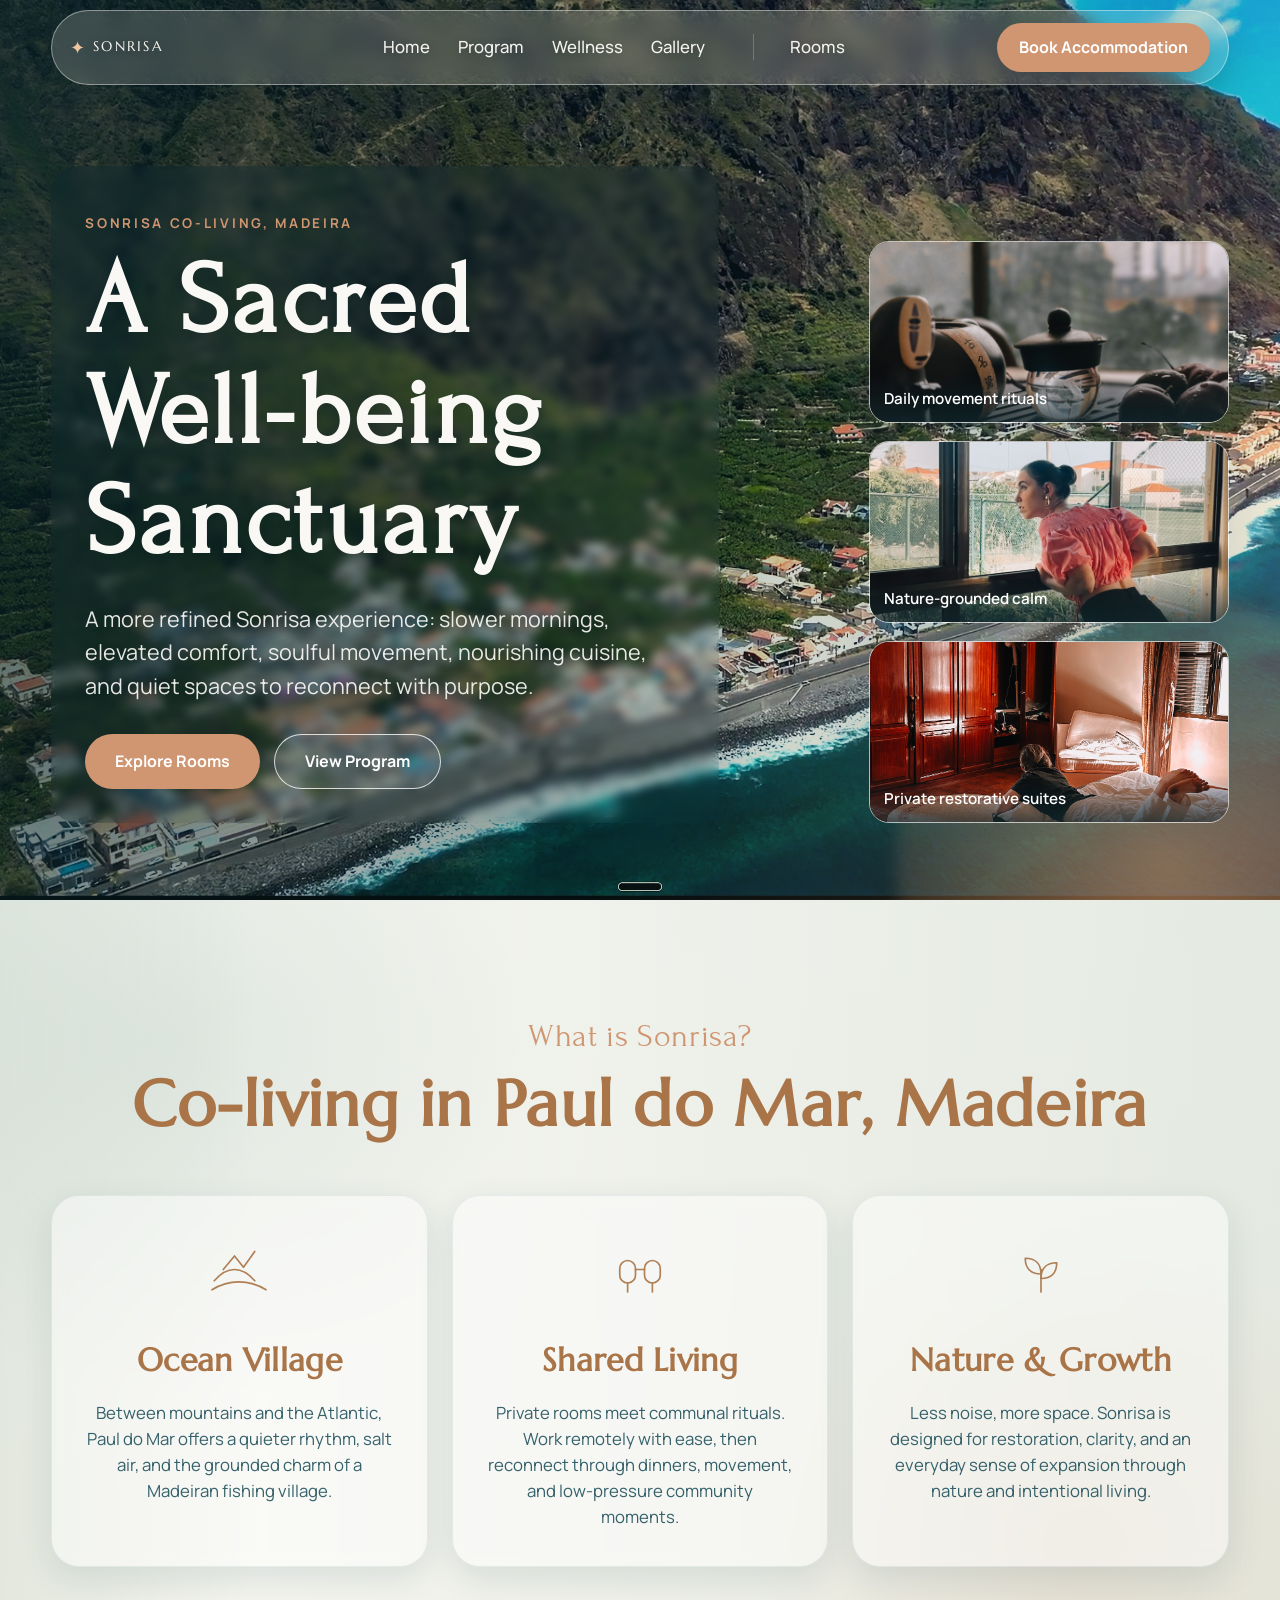
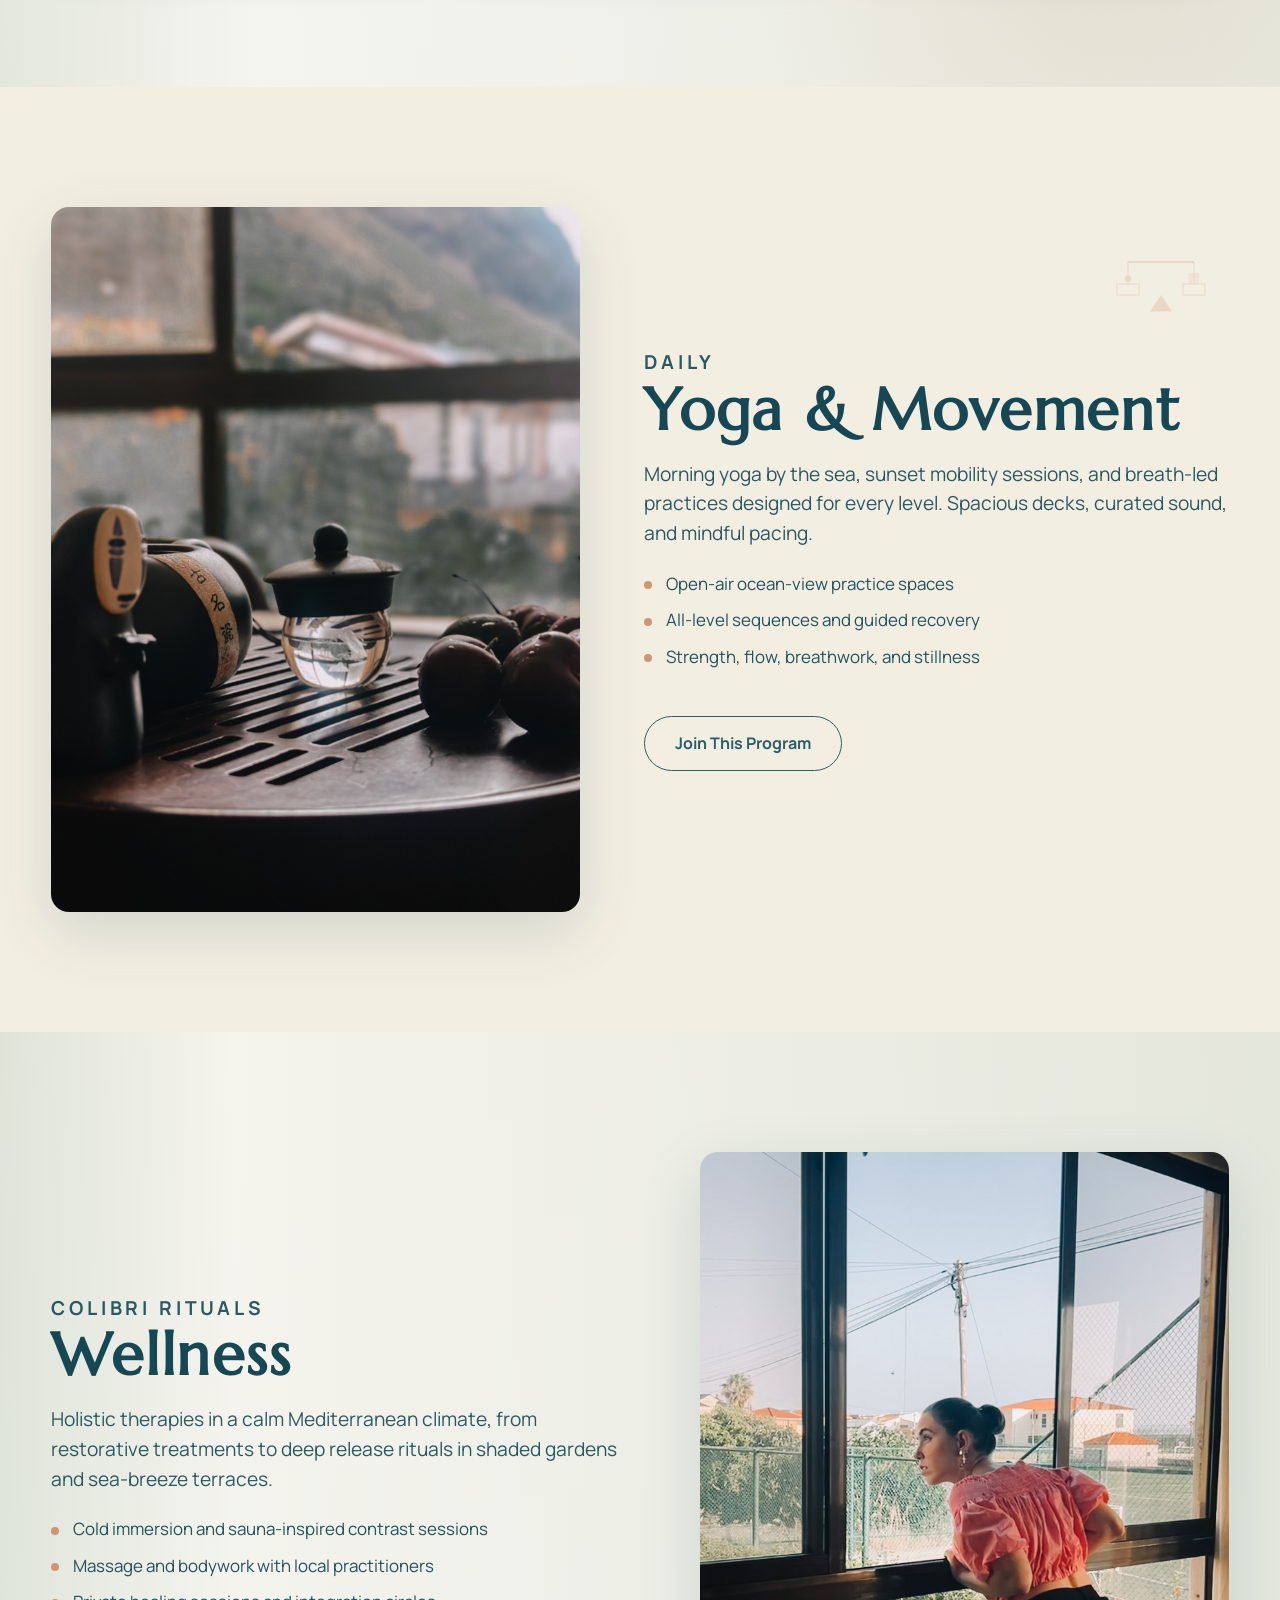
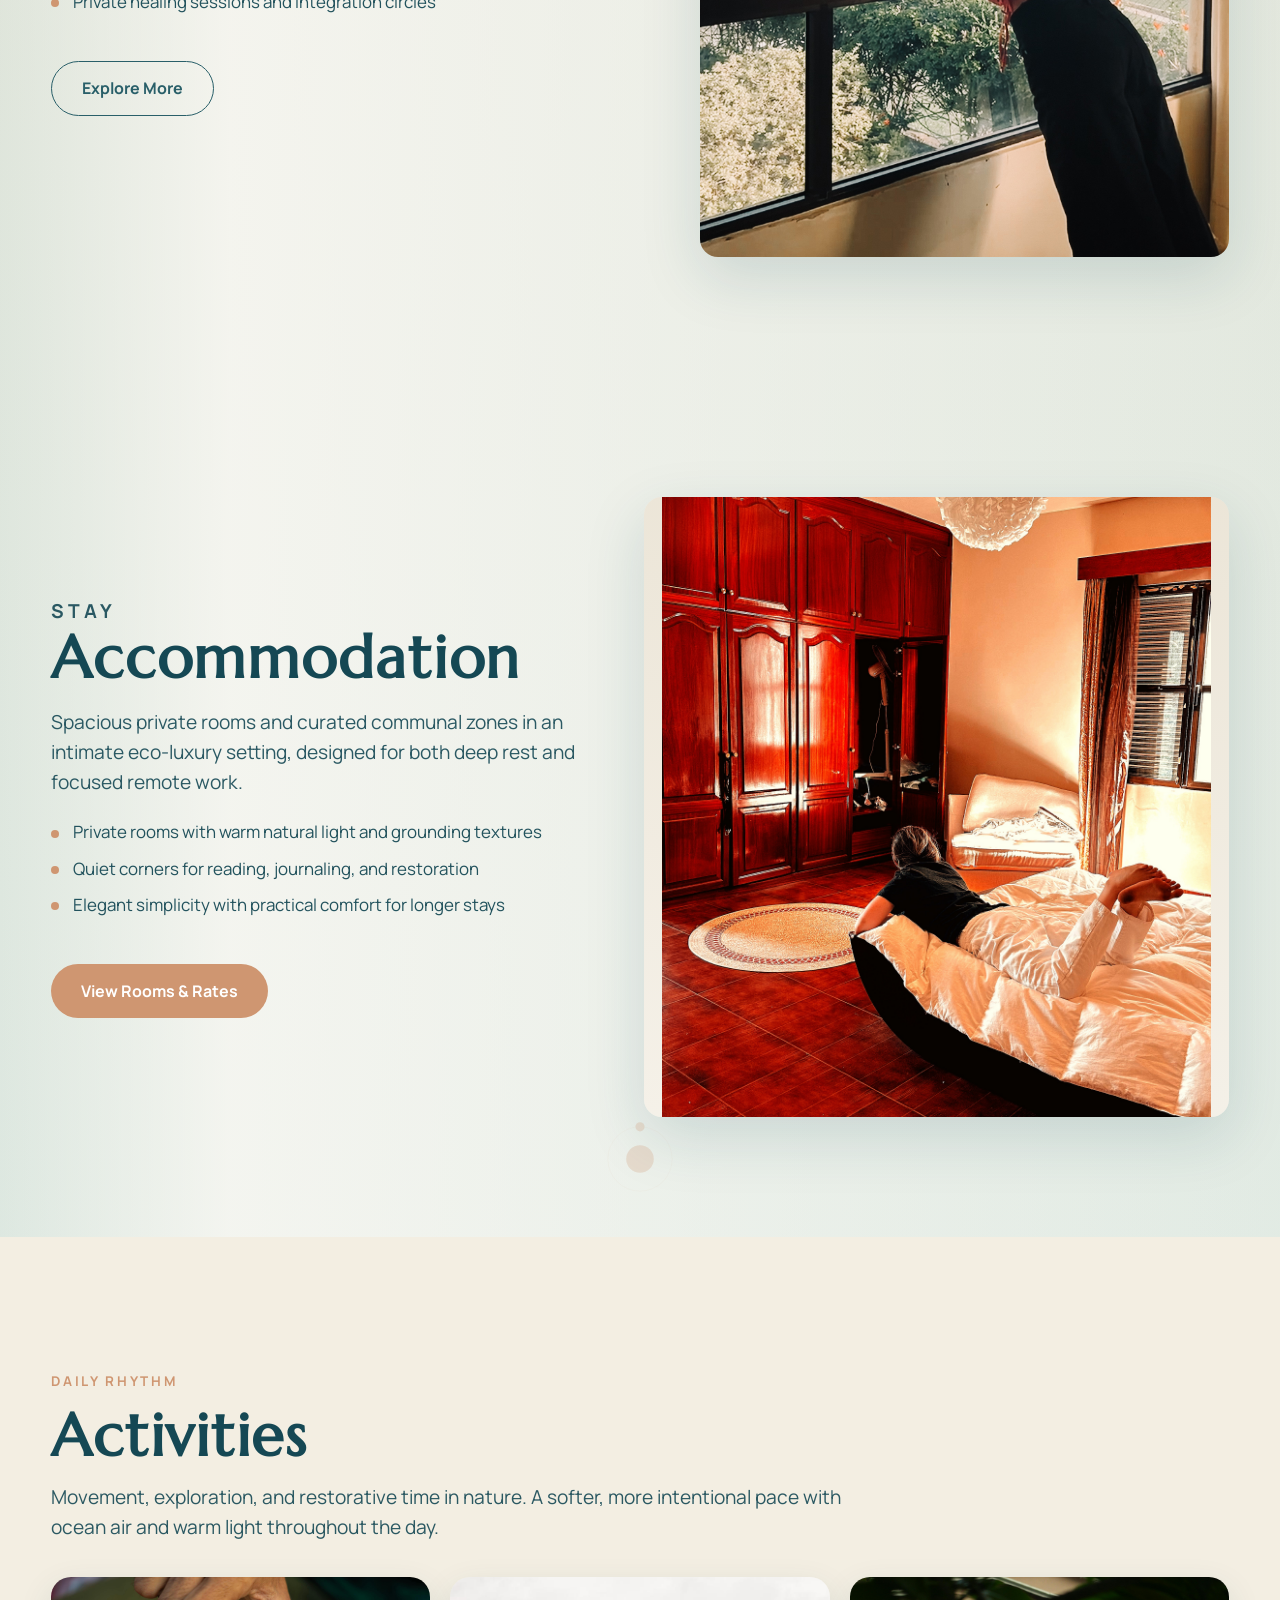
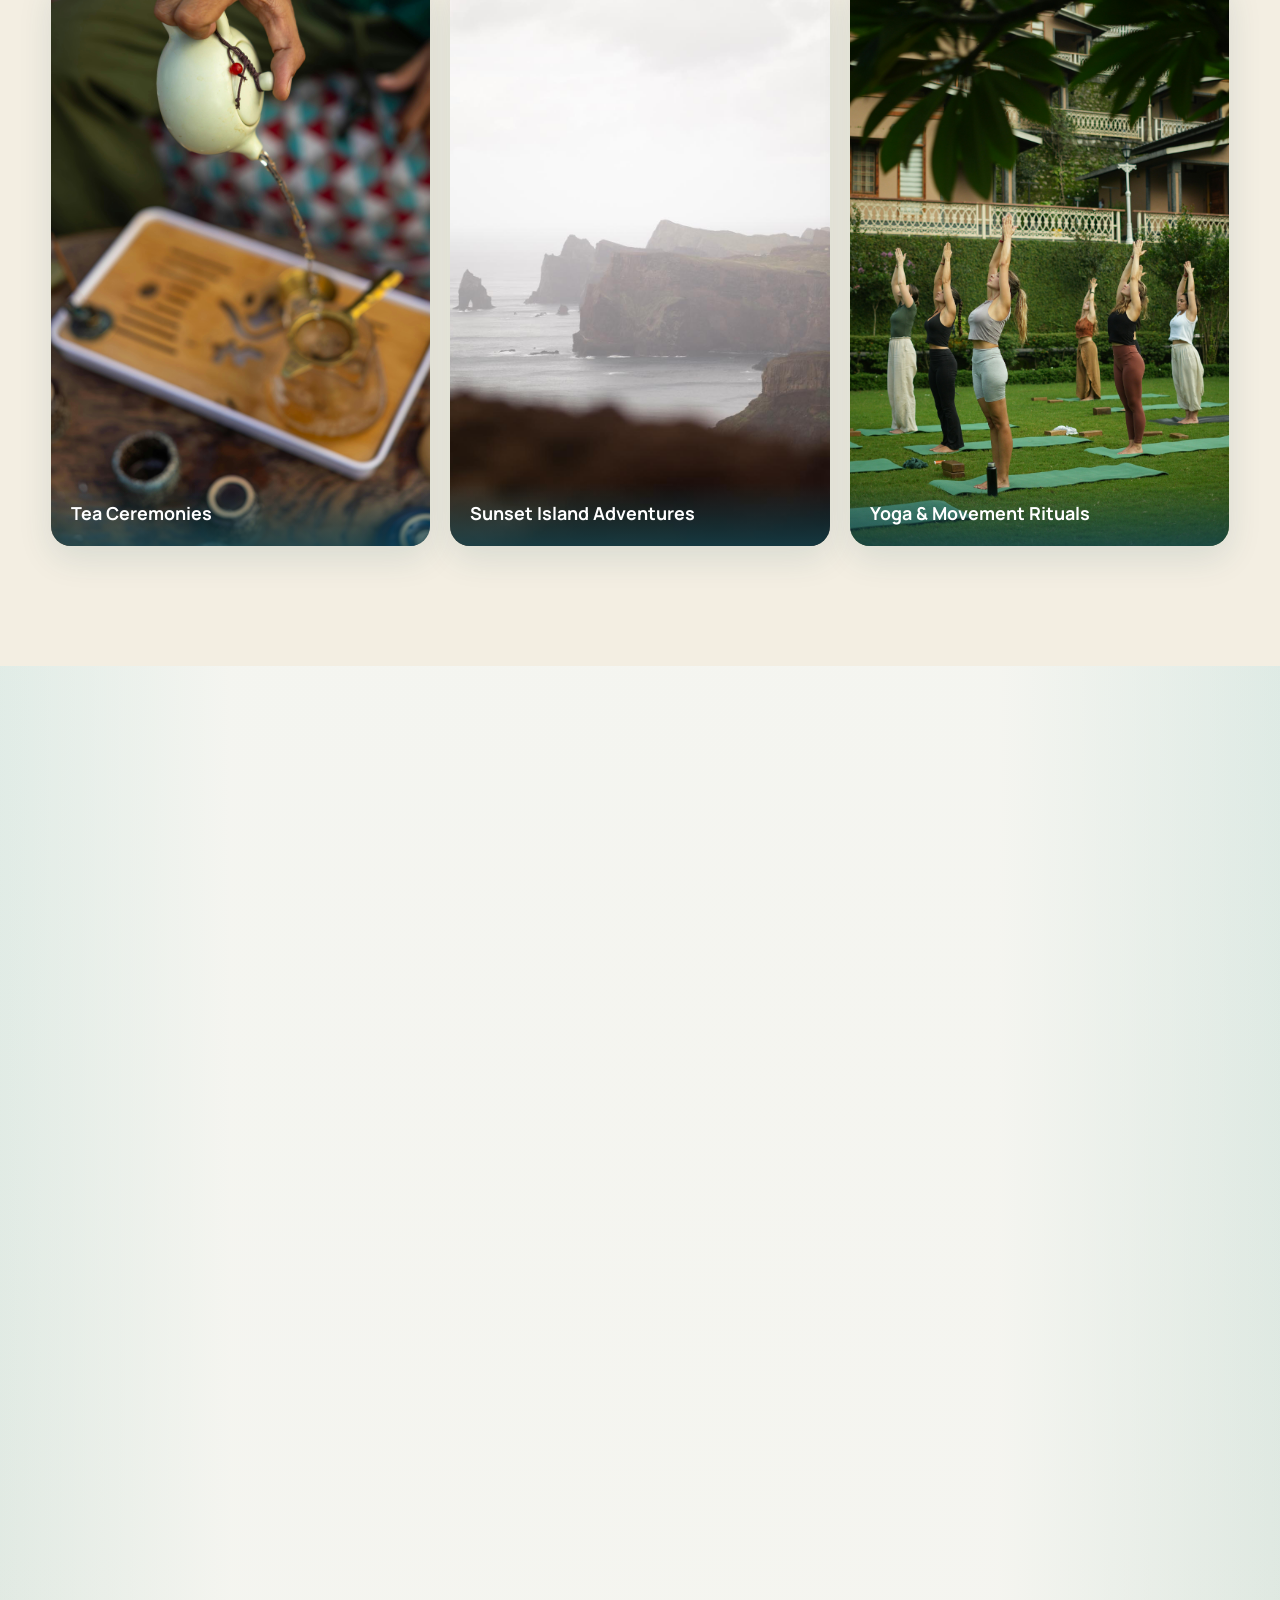
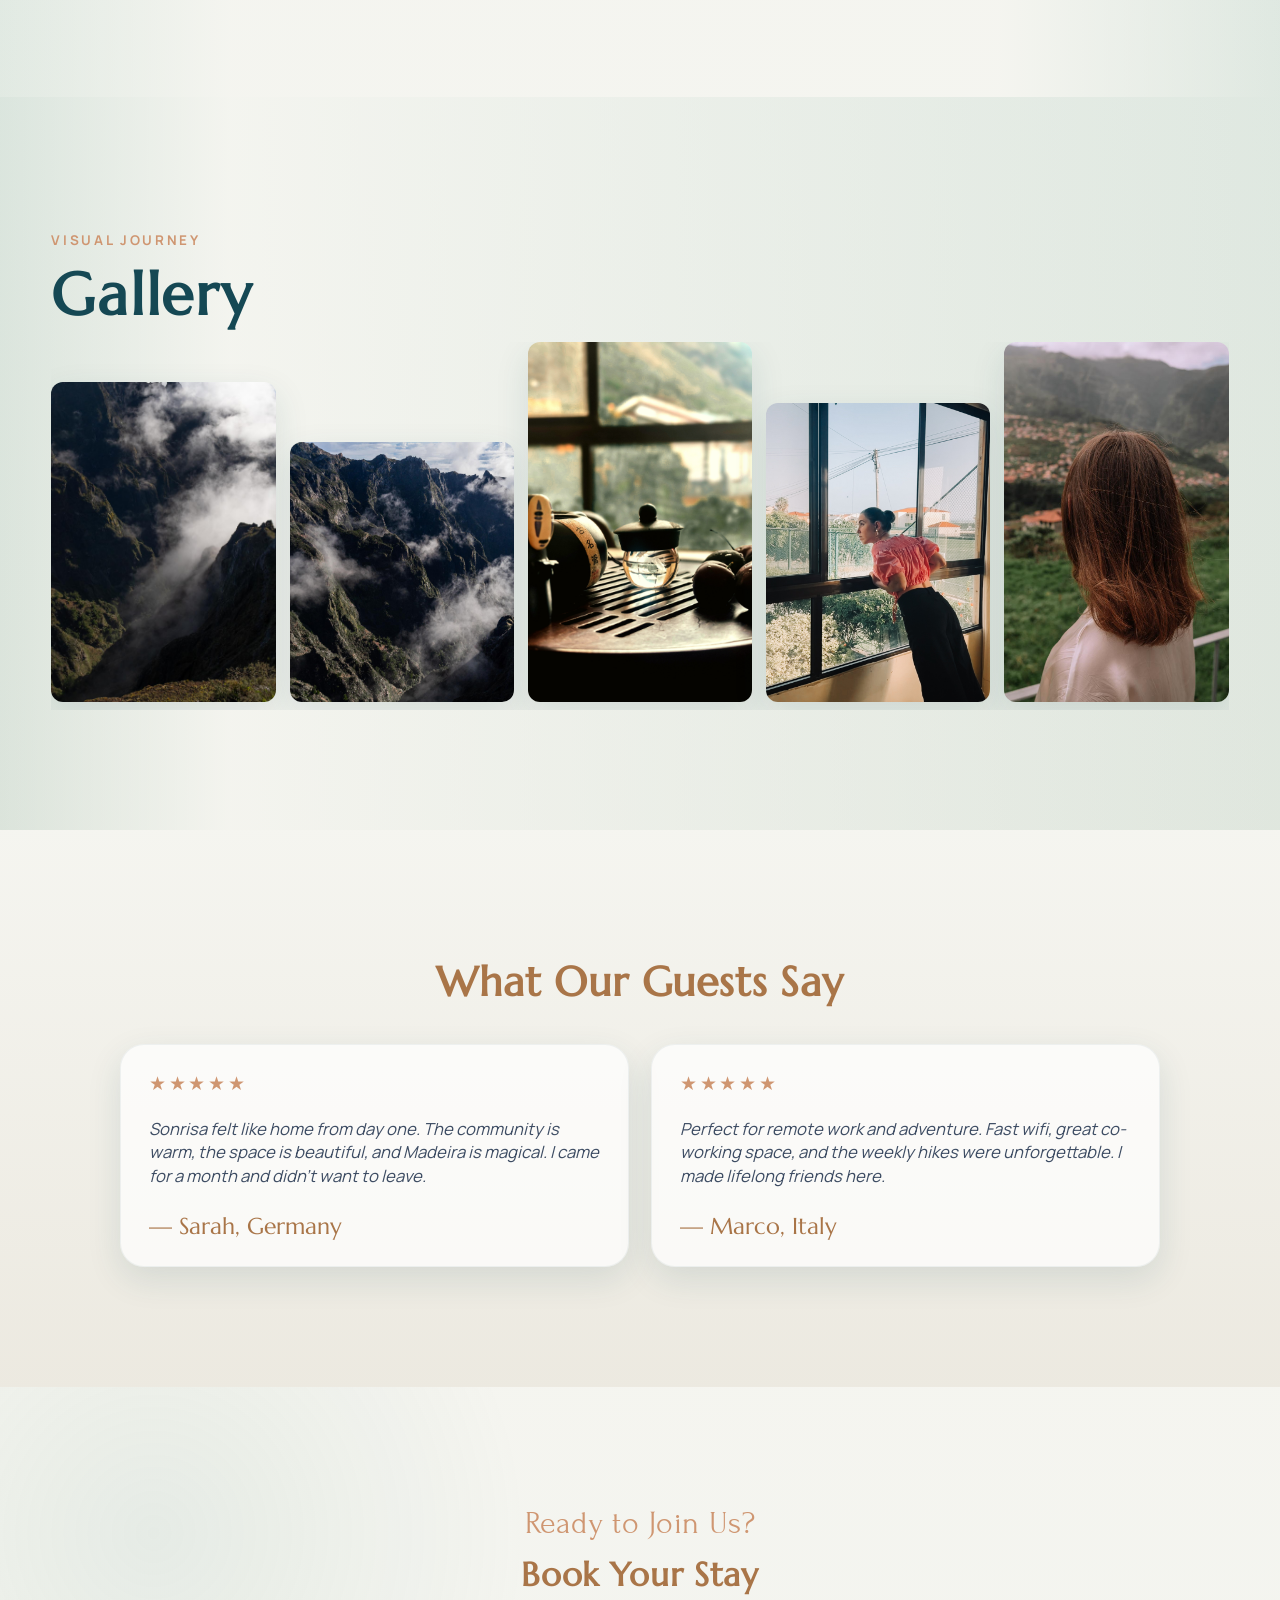
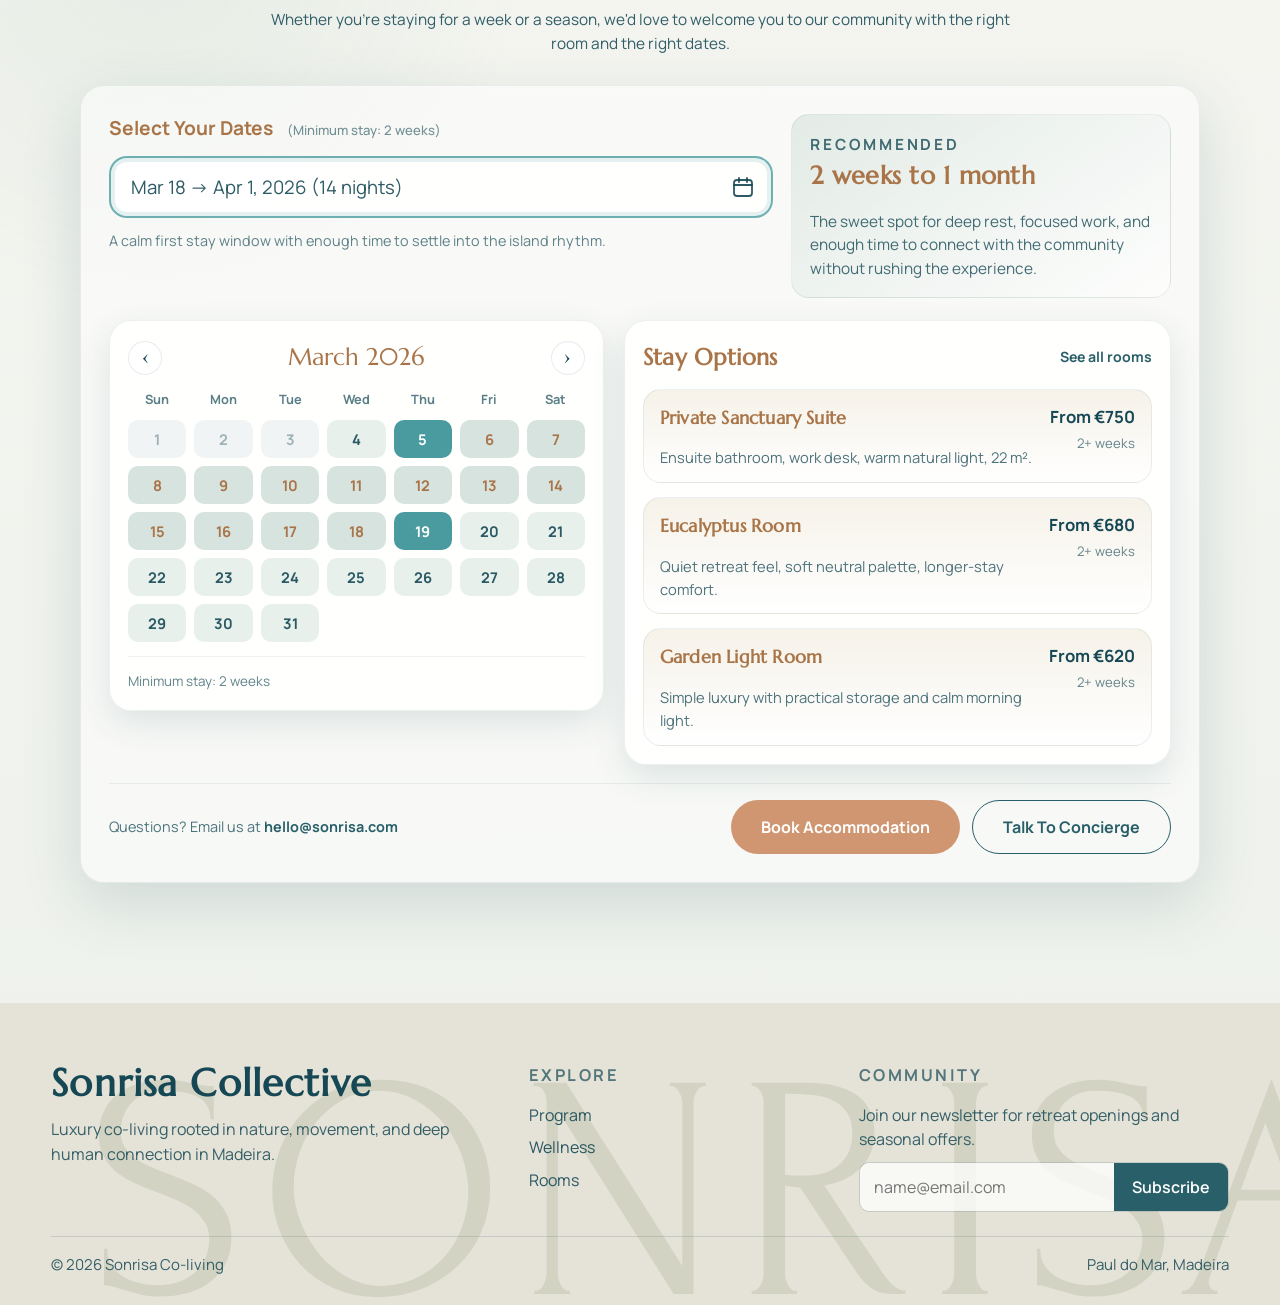
<file: index.html>
<!DOCTYPE html>
<html lang="en">
<head>
    <meta charset="UTF-8">
    <meta name="viewport" content="width=device-width, initial-scale=1.0">
    <title>Sonrisa Luxury Redirect</title>
    <meta http-equiv="refresh" content="0; url=./index-luxury.html?v=20260304d">
    <link rel="canonical" href="./index-luxury.html?v=20260304d">
    <script>
        window.location.replace('./index-luxury.html?v=20260304d');
    </script>
</head>
<body>
    <p>Redirecting to <a href="./index-luxury.html?v=20260304d">Sonrisa Luxury</a>...</p>
</body>
</html>
</file>
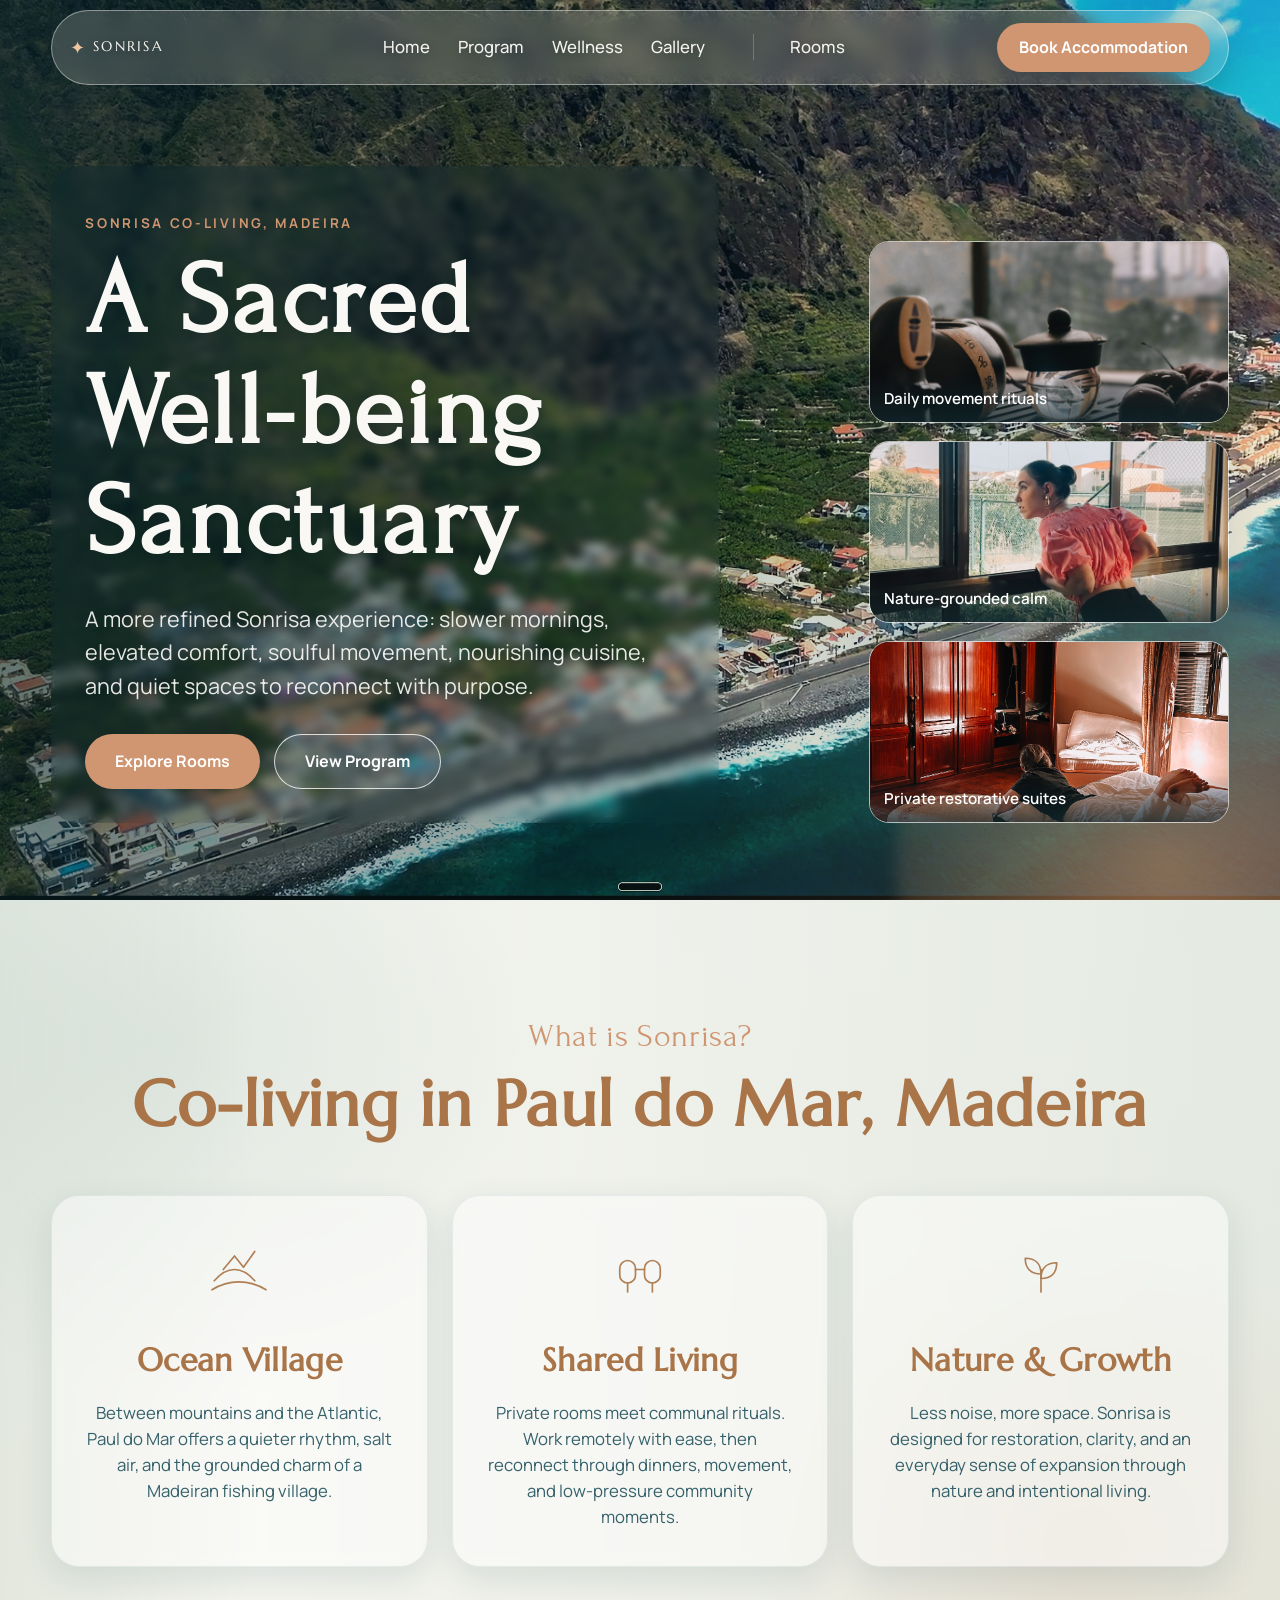
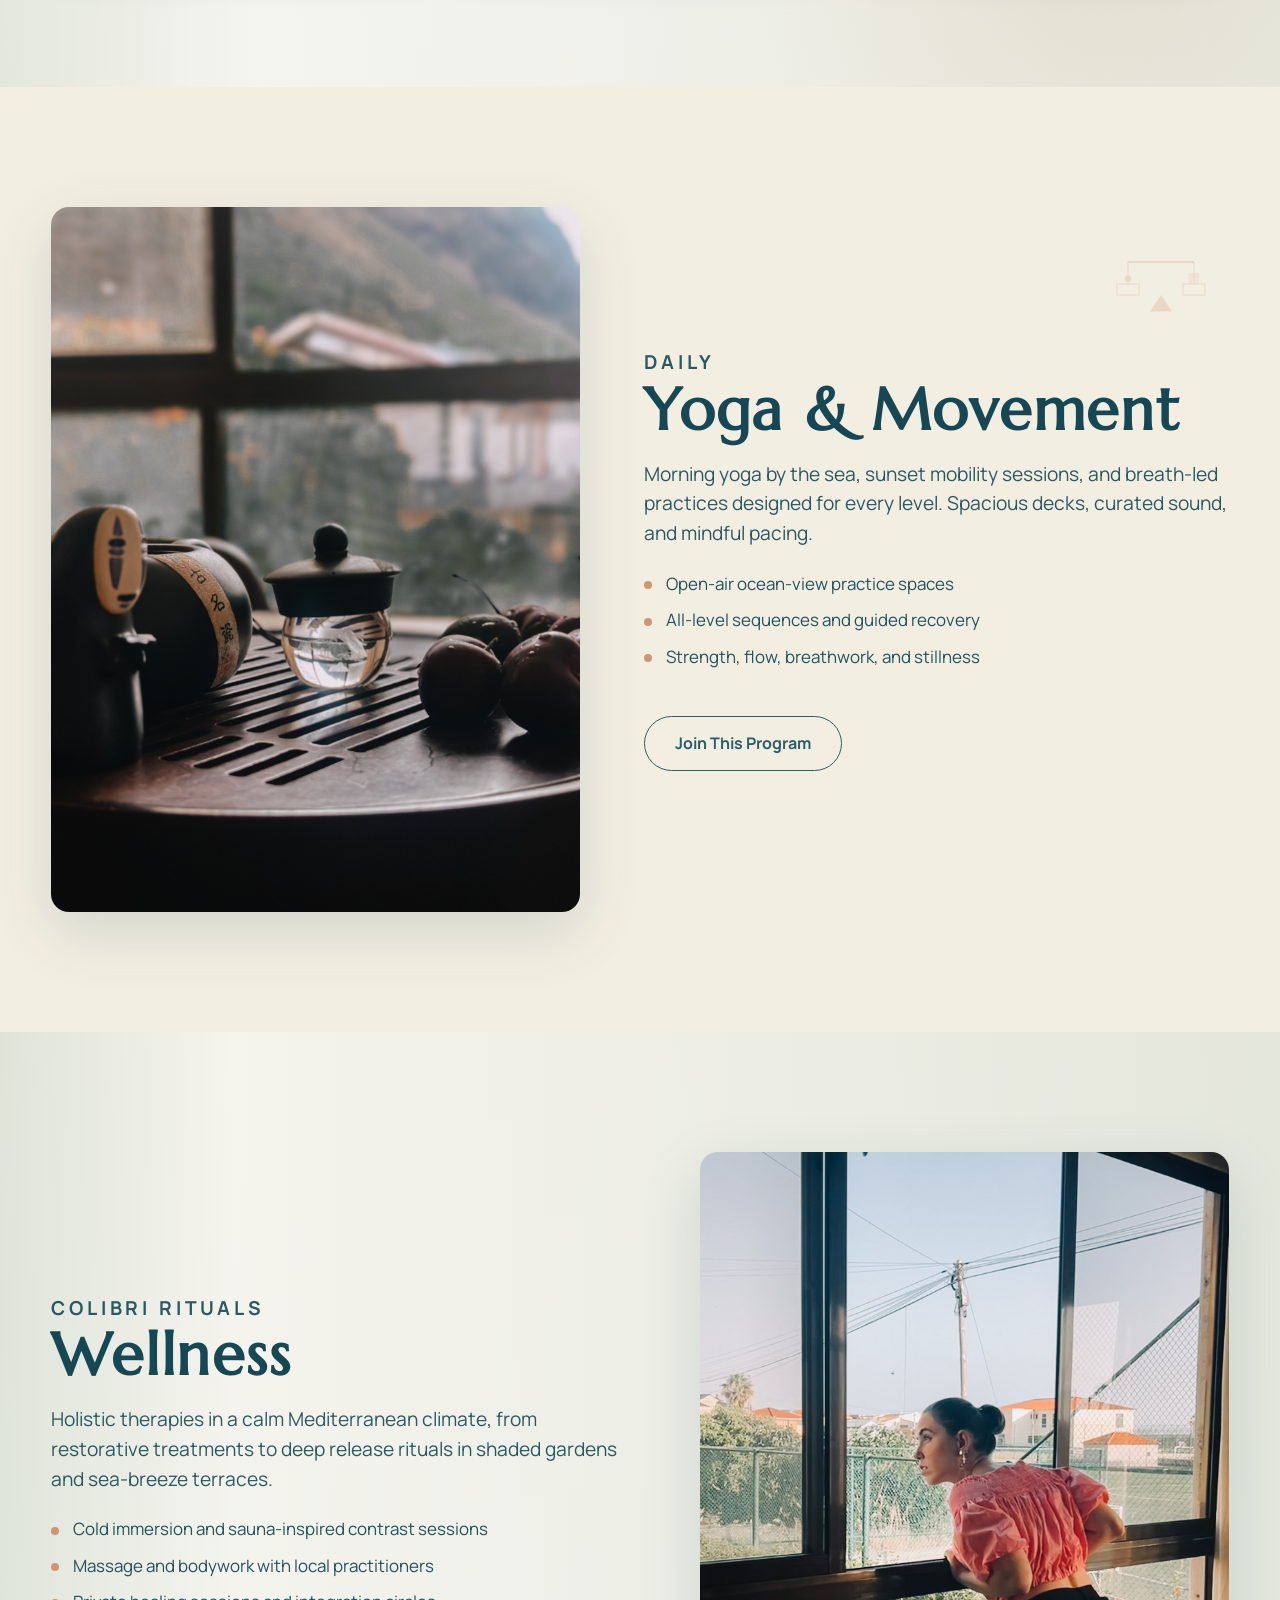
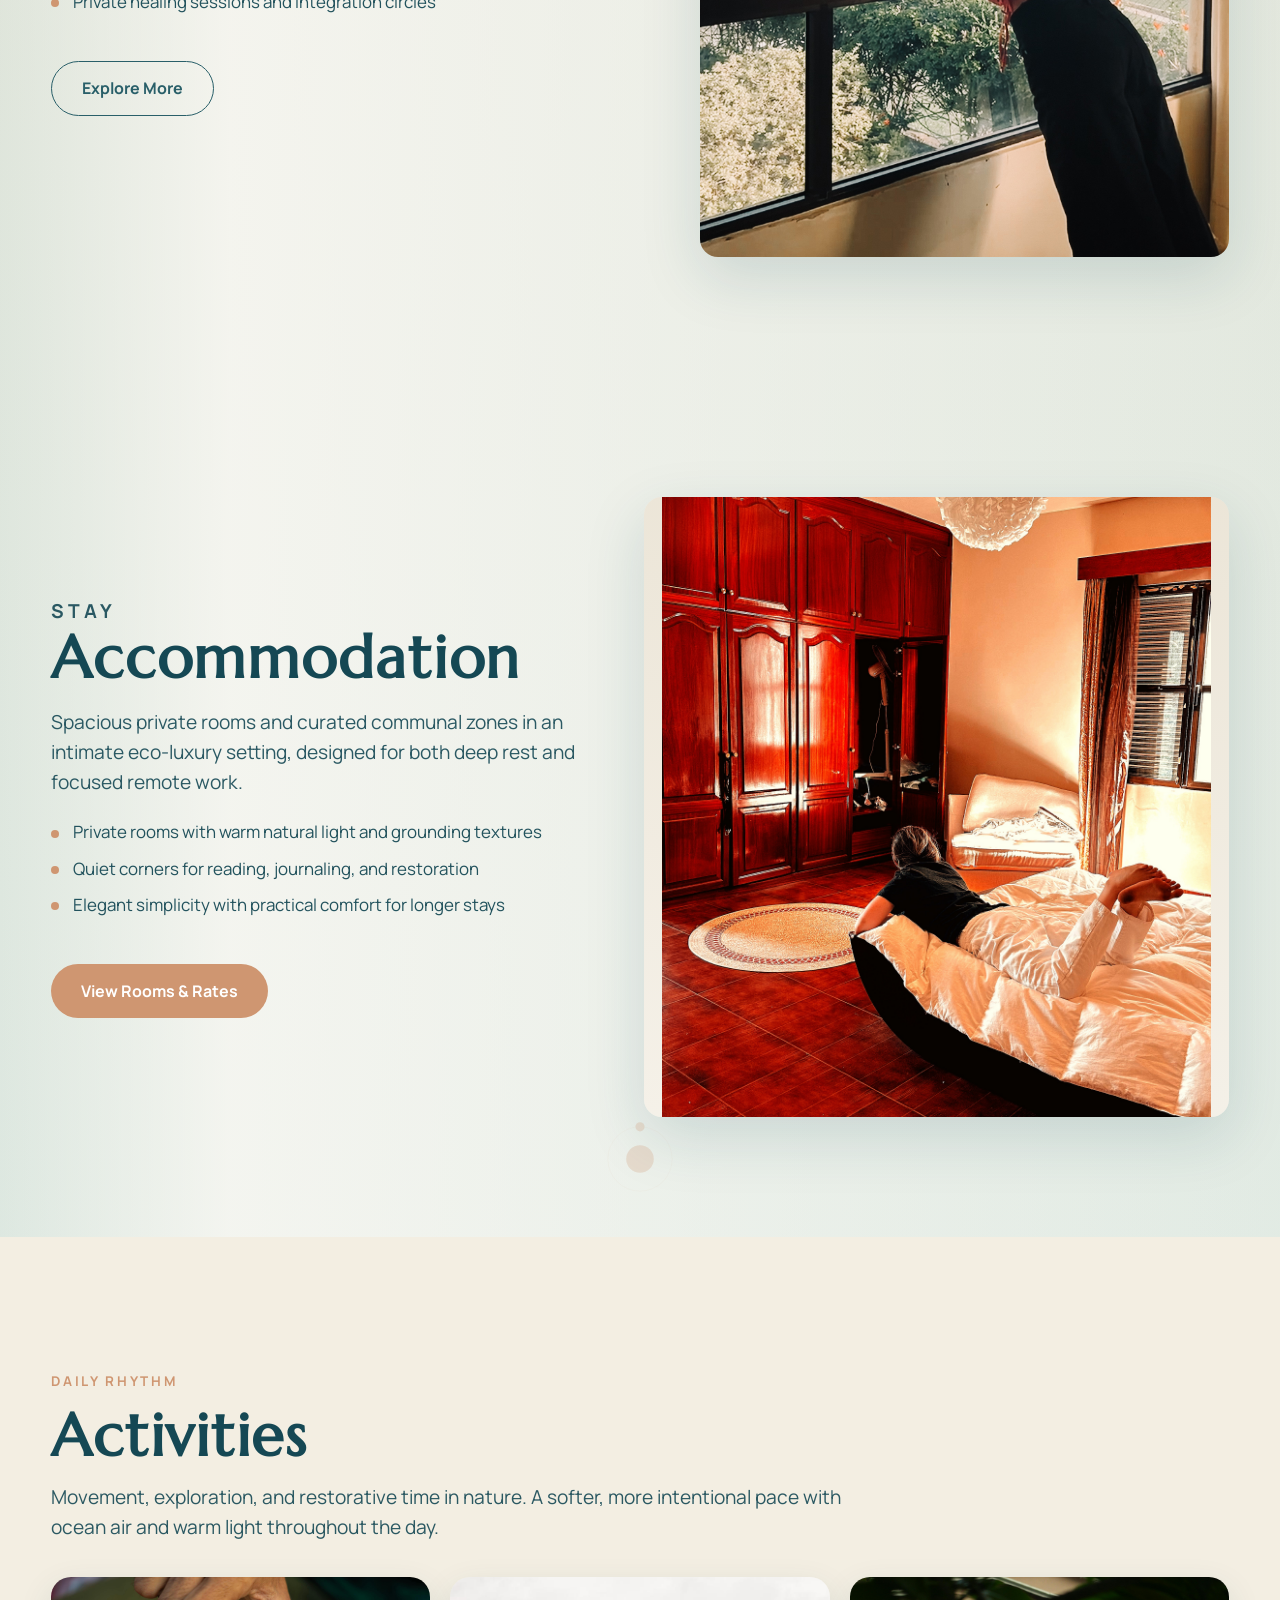
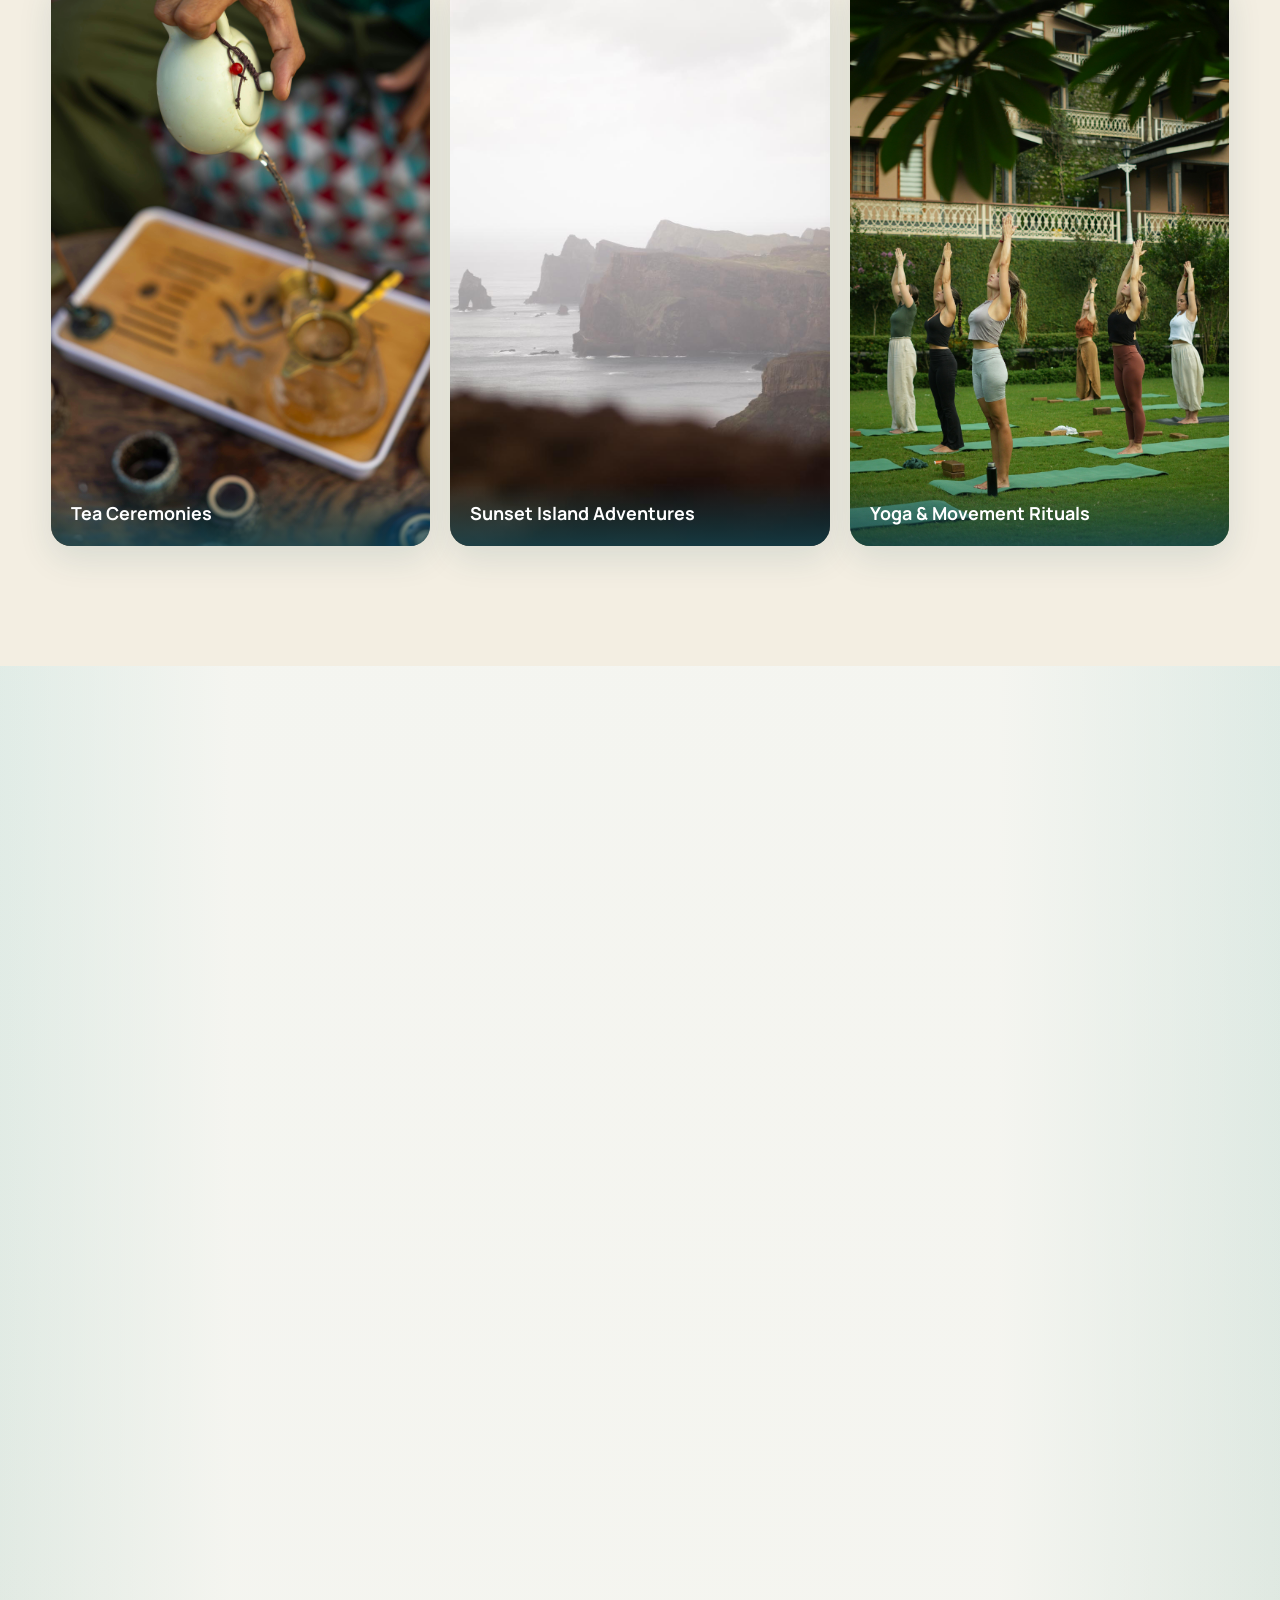
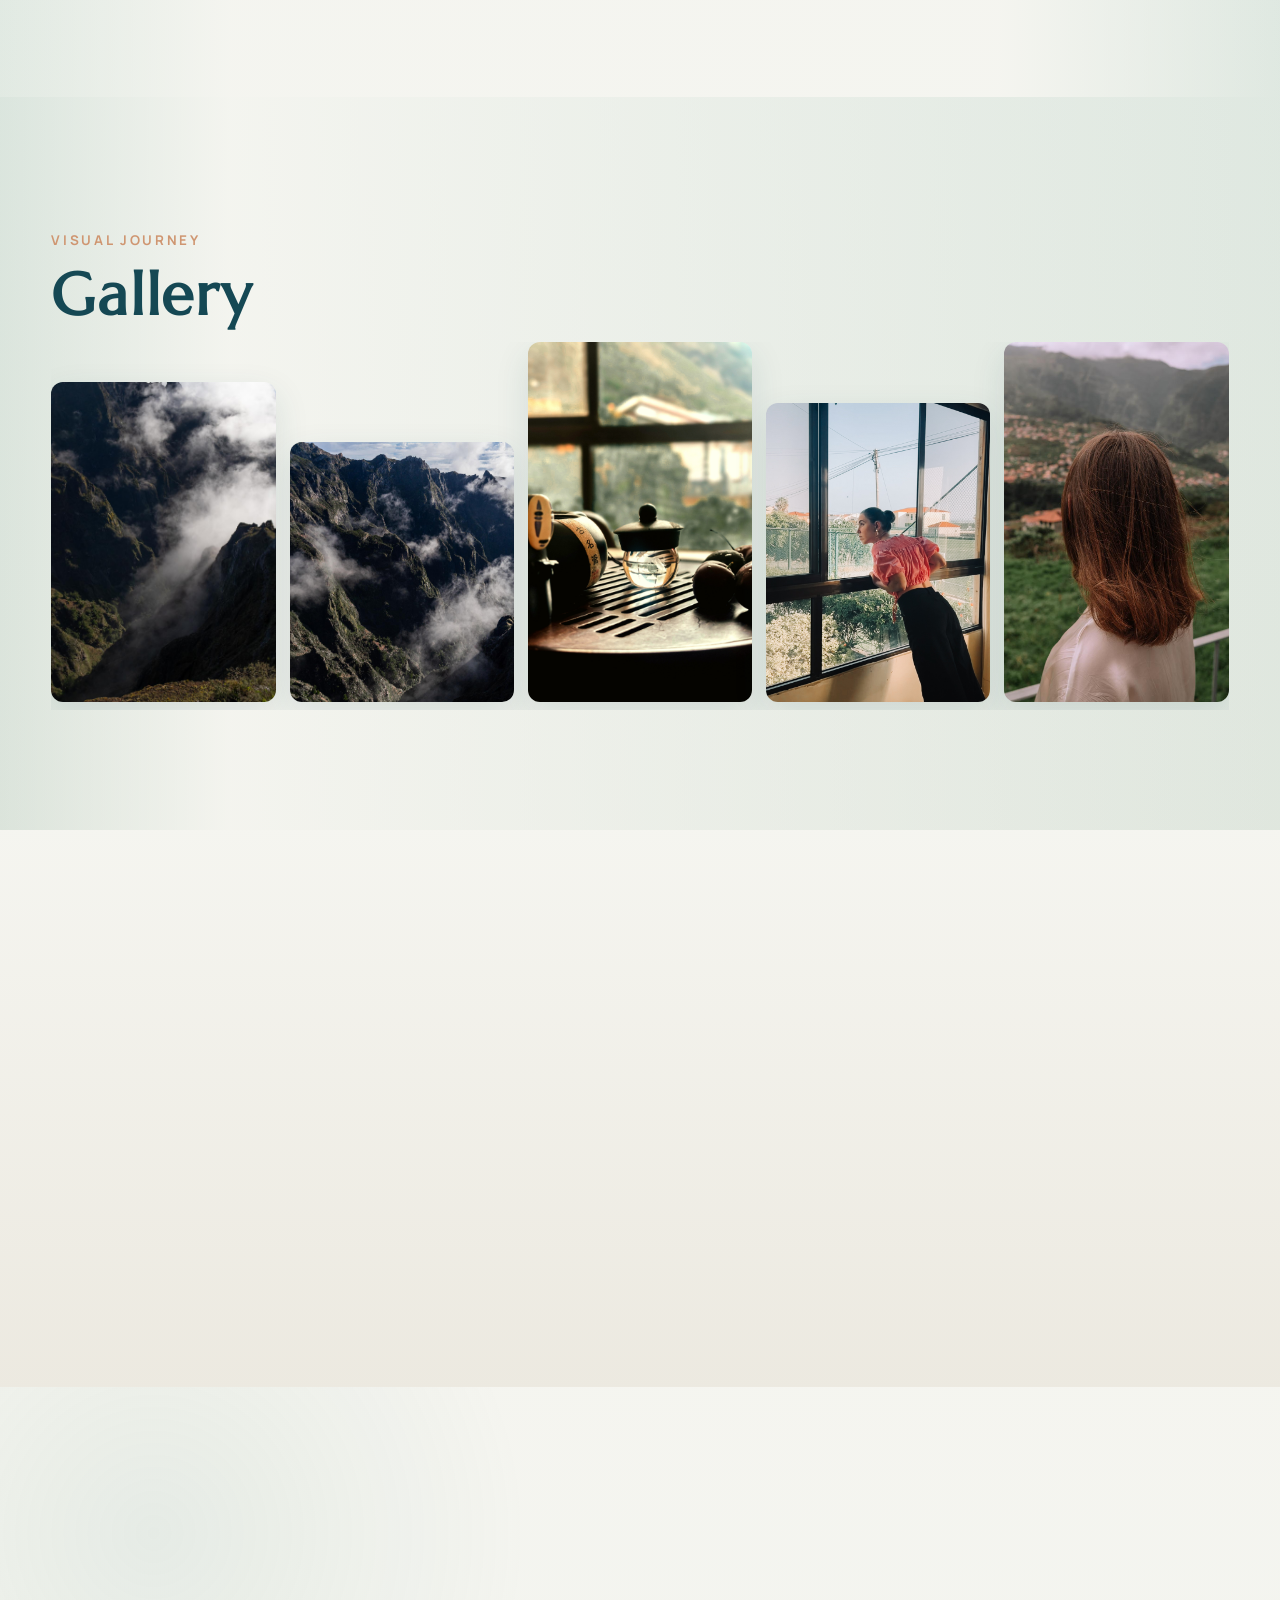
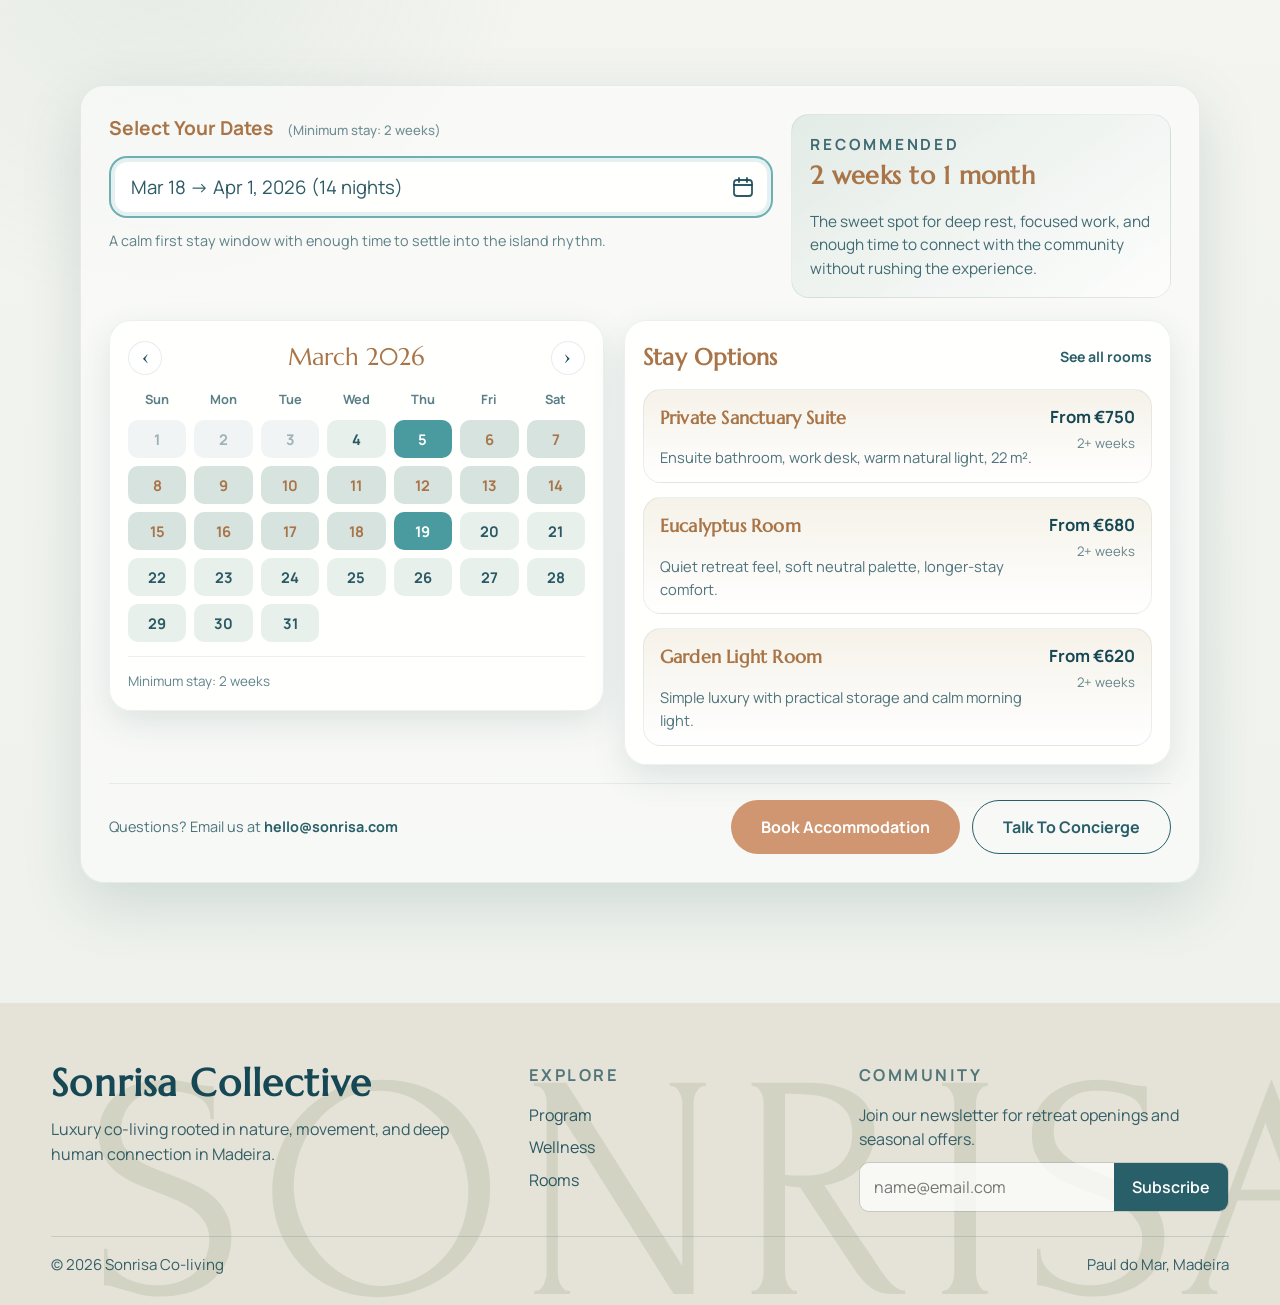
<file: index-luxury.html>
<!DOCTYPE html>
<html lang="en">
<head>
    <meta charset="UTF-8">
    <meta name="viewport" content="width=device-width, initial-scale=1.0">
    <title>Sonrisa Luxury Well-being Experience</title>
    <meta name="description" content="Luxury well-being edition of Sonrisa co-living in Madeira.">
    <link rel="preconnect" href="https://fonts.googleapis.com">
    <link rel="preconnect" href="https://fonts.gstatic.com" crossorigin>
    <link href="https://fonts.googleapis.com/css2?family=Forum&family=Manrope:wght@300;400;500;600;700&family=Marcellus&display=swap" rel="stylesheet">
    <link rel="stylesheet" href="css/luxury.css?v=20260304d">
</head>
<body class="luxe-site">
    <header class="luxe-nav" id="lux-nav">
        <div class="lux-shell nav-inner">
            <a href="#home" class="brand-mark" aria-label="Sonrisa home">
                <span class="brand-icon">✦</span>
                <span class="brand-text">SONRISA</span>
            </a>

            <button class="menu-toggle" id="lux-menu-toggle" aria-label="Toggle menu" aria-expanded="false">
                <span></span>
                <span></span>
            </button>

            <nav class="pill-menu" id="lux-mobile-menu">
                <a href="#home">Home</a>
                <a href="#program">Program</a>
                <a href="#wellness">Wellness</a>
                <a href="#gallery">Gallery</a>
                <a href="rooms-luxury.html" class="menu-room-link">Rooms</a>
            </nav>

            <a href="#booking" class="cta-pill">Book Accommodation</a>
        </div>
    </header>

    <main>
        <section class="luxe-hero" id="home">
            <img src="images/paul-do-mar-drone-luxury.jpg" alt="Madeira coast and Sonrisa area" class="hero-bg" loading="eager">
            <div class="hero-wash"></div>
            <div class="hero-glow"></div>

            <div class="lux-shell hero-grid">
                <div class="hero-copy reveal">
                    <p class="eyebrow">SONRISA CO-LIVING, MADEIRA</p>
                    <h1>A Sacred Well-being Sanctuary</h1>
                    <p class="hero-lead">
                        A more refined Sonrisa experience: slower mornings, elevated comfort, soulful movement,
                        nourishing cuisine, and quiet spaces to reconnect with purpose.
                    </p>
                    <div class="hero-actions">
                        <a href="rooms-luxury.html" class="btn-solid">Explore Rooms</a>
                        <a href="#program" class="btn-outline-light">View Program</a>
                    </div>
                </div>

                <aside class="hero-thumbs reveal">
                    <figure>
                        <img src="images/sonrisa-coworking.JPG" alt="Wellness community gathering" loading="lazy">
                        <figcaption>Daily movement rituals</figcaption>
                    </figure>
                    <figure>
                        <img src="images/sonrisa-garden-outdoor.JPG" alt="Natural outdoor sanctuary" loading="lazy">
                        <figcaption>Nature-grounded calm</figcaption>
                    </figure>
                    <figure>
                        <img src="images/sonrisa-private-room.JPG" alt="Luxury private room" loading="lazy">
                        <figcaption>Private restorative suites</figcaption>
                    </figure>
                </aside>
            </div>
        </section>

        <section class="luxe-section intro-section section-paper" id="intro">
            <div class="lux-shell reveal">
                <div class="intro-heading">
                    <p class="section-script">What is Sonrisa?</p>
                    <h2 class="intro-title">Co-living in Paul do Mar, Madeira</h2>
                </div>

                <div class="intro-card-grid">
                    <article class="intro-card">
                        <div class="intro-card-icon" aria-hidden="true">
                            <svg viewBox="0 0 64 64" class="line-icon">
                                <path d="M10 38c6-7 12-10 18-10s12 3 18 10" />
                                <path d="M8 46c8-5 16-7 24-7s16 2 24 7" />
                                <path d="M18 28l10-12 8 10 10-14" />
                            </svg>
                        </div>
                        <h3>Ocean Village</h3>
                        <p>
                            Between mountains and the Atlantic, Paul do Mar offers a quieter rhythm,
                            salt air, and the grounded charm of a Madeiran fishing village.
                        </p>
                    </article>

                    <article class="intro-card">
                        <div class="intro-card-icon" aria-hidden="true">
                            <svg viewBox="0 0 64 64" class="line-icon">
                                <rect x="14" y="20" width="14" height="20" rx="7" />
                                <rect x="36" y="20" width="14" height="20" rx="7" />
                                <path d="M21 40v8M43 40v8M28 28h8" />
                            </svg>
                        </div>
                        <h3>Shared Living</h3>
                        <p>
                            Private rooms meet communal rituals. Work remotely with ease, then reconnect
                            through dinners, movement, and low-pressure community moments.
                        </p>
                    </article>

                    <article class="intro-card">
                        <div class="intro-card-icon" aria-hidden="true">
                            <svg viewBox="0 0 64 64" class="line-icon">
                                <path d="M32 48V28" />
                                <path d="M32 32c-9 0-14-5-14-14 9 0 14 5 14 14Z" />
                                <path d="M32 36c9 0 14-5 14-14-9 0-14 5-14 14Z" />
                            </svg>
                        </div>
                        <h3>Nature & Growth</h3>
                        <p>
                            Less noise, more space. Sonrisa is designed for restoration, clarity, and
                            an everyday sense of expansion through nature and intentional living.
                        </p>
                    </article>
                </div>
            </div>
        </section>

        <section class="luxe-section section-paper" id="program">
            <div class="section-ornament yoga-ornament" aria-hidden="true">
                <svg viewBox="0 0 100 100" class="ornament-svg ornament-balance">
                    <path d="M50 80 L40 95 L60 95 Z" fill="currentColor"></path>
                    <line class="balance-beam" x1="20" y1="50" x2="80" y2="50" stroke="currentColor" stroke-width="2"></line>
                    <g class="balance-left">
                        <line x1="20" y1="50" x2="20" y2="70" stroke="currentColor" stroke-width="1"></line>
                        <rect x="10" y="70" width="20" height="10" stroke="currentColor" stroke-width="1" fill="none"></rect>
                        <circle cx="20" cy="65" r="3" fill="currentColor"></circle>
                    </g>
                    <g class="balance-right">
                        <line x1="80" y1="50" x2="80" y2="70" stroke="currentColor" stroke-width="1"></line>
                        <rect x="70" y="70" width="20" height="10" stroke="currentColor" stroke-width="1" fill="none"></rect>
                        <rect x="75" y="60" width="10" height="10" fill="currentColor" opacity="0.5"></rect>
                    </g>
                </svg>
            </div>
            <div class="lux-shell split-layout reveal">
                <div class="split-media">
                    <img src="images/sonrisa-coworking.JPG" alt="Yoga and movement at Sonrisa" loading="lazy">
                </div>
                <div class="split-copy">
                    <p class="section-tag">Daily</p>
                    <h2>Yoga & Movement</h2>
                    <p>
                        Morning yoga by the sea, sunset mobility sessions, and breath-led practices designed
                        for every level. Spacious decks, curated sound, and mindful pacing.
                    </p>
                    <ul class="dot-list">
                        <li>Open-air ocean-view practice spaces</li>
                        <li>All-level sequences and guided recovery</li>
                        <li>Strength, flow, breathwork, and stillness</li>
                    </ul>
                    <a href="#booking" class="btn-outline section-cta">Join This Program</a>
                </div>
            </div>
        </section>

        <section class="luxe-section" id="wellness">
            <div class="lux-shell split-layout split-reverse reveal">
                <div class="split-media">
                    <img src="images/sonrisa-garden-outdoor.JPG" alt="Therapeutic wellness in nature" loading="lazy">
                </div>
                <div class="split-copy">
                    <p class="section-tag">Colibri Rituals</p>
                    <h2>Wellness</h2>
                    <p>
                        Holistic therapies in a calm Mediterranean climate, from restorative treatments
                        to deep release rituals in shaded gardens and sea-breeze terraces.
                    </p>
                    <ul class="dot-list">
                        <li>Cold immersion and sauna-inspired contrast sessions</li>
                        <li>Massage and bodywork with local practitioners</li>
                        <li>Private healing sessions and integration circles</li>
                    </ul>
                    <a href="#booking" class="btn-outline section-cta">Explore More</a>
                </div>
            </div>
        </section>

        <section class="luxe-section" id="accommodation">
            <div class="lux-shell split-layout accommodation-split reveal">
                <div class="split-copy">
                    <p class="section-tag">Stay</p>
                    <h2>Accommodation</h2>
                    <p>
                        Spacious private rooms and curated communal zones in an intimate eco-luxury setting,
                        designed for both deep rest and focused remote work.
                    </p>
                    <ul class="dot-list">
                        <li>Private rooms with warm natural light and grounding textures</li>
                        <li>Quiet corners for reading, journaling, and restoration</li>
                        <li>Elegant simplicity with practical comfort for longer stays</li>
                    </ul>
                    <a href="rooms-luxury.html" class="btn-solid section-cta">View Rooms & Rates</a>
                </div>
                <div class="split-media">
                    <img src="images/sonrisa-private-room-luxury.jpg" alt="Luxury private room at Sonrisa" loading="lazy">
                </div>
            </div>
            <div class="section-ornament stay-ornament" aria-hidden="true">
                <svg viewBox="0 0 100 100" class="ornament-svg ornament-orbit">
                    <circle cx="50" cy="50" r="15" fill="currentColor"></circle>
                    <circle cx="50" cy="50" r="35" stroke="currentColor" stroke-width="1" fill="none" opacity="0.2"></circle>
                    <circle class="orbit-dot" cx="50" cy="15" r="5" fill="currentColor"></circle>
                </svg>
            </div>
        </section>

        <section class="luxe-section section-paper" id="activity">
            <div class="lux-shell reveal">
                <p class="section-tag">Daily Rhythm</p>
                <h2 class="section-title">Activities</h2>
                <p class="section-subtitle">
                    Movement, exploration, and restorative time in nature. A softer, more intentional pace with ocean air and warm light throughout the day.
                </p>

                <div class="activity-grid">
                    <article class="activity-card">
                        <img src="images/activity-tea-ceremony.jpg" alt="Chinese tea ceremony with teapot" loading="lazy">
                        <div class="card-overlay">Tea Ceremonies</div>
                    </article>
                    <article class="activity-card">
                        <img src="images/madeira-trekking.jpg" alt="Outdoor adventure in Madeira" loading="lazy">
                        <div class="card-overlay">Sunset Island Adventures</div>
                    </article>
                    <article class="activity-card">
                        <img src="images/activity-yoga-stock.jpg" alt="Yoga and movement practice" loading="lazy">
                        <div class="card-overlay">Yoga & Movement Rituals</div>
                    </article>
                </div>
            </div>
        </section>

        <section class="luxe-section story-section" id="story">
            <div class="lux-shell reveal">
                <div class="story-heading">
                    <p class="section-script">Our Story</p>
                    <h2 class="story-title">Where Connection Meets Nature</h2>
                </div>

                <div class="story-grid">
                    <div class="story-copy">
                        <p>
                            During years of travel, we kept meeting people who wanted more than a desk
                            with a view. They wanted a place that held both personal space and meaningful
                            connection without forcing either.
                        </p>
                        <p>
                            Sonrisa was created as a calmer answer: private rooms, restorative routines,
                            and a community culture that feels warm rather than loud. Madeira gave it the
                            right setting. The intention shaped everything else.
                        </p>
                        <blockquote class="story-quote">
                            A sanctuary for people from all over the world to arrive, soften, and find peace.
                        </blockquote>

                        <div class="story-founder">
                            <div class="story-founder-icon" aria-hidden="true">
                                <svg viewBox="0 0 64 64" class="line-icon">
                                    <circle cx="24" cy="24" r="8" />
                                    <circle cx="40" cy="24" r="8" />
                                    <path d="M12 46c2-8 8-12 12-12s10 4 12 12" />
                                    <path d="M28 46c2-8 8-12 12-12s10 4 12 12" />
                                </svg>
                            </div>
                            <div>
                                <h3>Founded by two brothers</h3>
                                <p>Building a slower, more human co-living experience since 2024.</p>
                            </div>
                        </div>
                    </div>

                    <div class="story-media">
                        <img src="images/brothers-founders.jpg" alt="Sonrisa founders in Madeira" loading="lazy">
                        <div class="story-year-badge">
                            <span>2024</span>
                            <small>Founded</small>
                        </div>
                    </div>
                </div>
            </div>
        </section>

        <section class="luxe-section section-gallery" id="gallery">
            <div class="lux-shell reveal">
                <p class="section-tag">Visual Journey</p>
                <h2 class="section-title">Gallery</h2>

                <div class="gallery-ribbon">
                    <img src="images/DSC09106.jpg" alt="Community moment" loading="lazy">
                    <img src="images/madeira-mountains-clouds.jpg" alt="Nature and mountains" loading="lazy">
                    <img src="images/sonrisa-coworking-luxury.jpg" alt="Movement ritual" loading="lazy">
                    <img src="images/sonrisa-garden-outdoor.JPG" alt="Garden area" loading="lazy">
                    <img src="images/brothers-founders.jpg" alt="Founder story" loading="lazy">
                </div>
            </div>
        </section>

        <section class="luxe-section testimonials-section section-paper" id="testimonials">
            <div class="lux-shell reveal">
                <div class="testimonials-heading">
                    <h2 class="testimonials-title">What Our Guests Say</h2>
                </div>

                <div class="testimonials-grid">
                    <article class="testimonial-card">
                        <div class="testimonial-stars" aria-label="5 stars">★★★★★</div>
                        <blockquote>
                            Sonrisa felt like home from day one. The community is warm, the space is beautiful,
                            and Madeira is magical. I came for a month and didn't want to leave.
                        </blockquote>
                        <p class="testimonial-author">Sarah, Germany</p>
                    </article>

                    <article class="testimonial-card">
                        <div class="testimonial-stars" aria-label="5 stars">★★★★★</div>
                        <blockquote>
                            Perfect for remote work and adventure. Fast wifi, great co-working space, and the
                            weekly hikes were unforgettable. I made lifelong friends here.
                        </blockquote>
                        <p class="testimonial-author">Marco, Italy</p>
                    </article>
                </div>
            </div>
        </section>

        <section class="luxe-section booking-return section-paper" id="booking">
            <div class="lux-shell booking-return-head reveal">
                <p class="section-script">Ready to Join Us?</p>
                <h2 class="booking-return-title">Book Your Stay</h2>
                <p class="booking-return-copy">
                    Whether you're staying for a week or a season, we'd love to welcome you to our
                    community with the right room and the right dates.
                </p>
            </div>

            <div class="lux-shell reveal">
                <div class="booking-return-card">
                    <div class="booking-top-row">
                        <div class="booking-picker-block">
                            <div class="booking-label">
                                Select Your Dates
                                <span>(Minimum stay: 2 weeks)</span>
                            </div>

                            <div class="booking-picker-static">
                                <span>Mar 18 → Apr 1, 2026 (14 nights)</span>
                                <svg viewBox="0 0 24 24" aria-hidden="true">
                                    <rect x="3" y="5" width="18" height="16" rx="3"></rect>
                                    <path d="M3 10h18M8 3v4M16 3v4"></path>
                                </svg>
                            </div>

                            <p class="booking-helper">A calm first stay window with enough time to settle into the island rhythm.</p>
                        </div>

                        <div class="booking-highlight">
                            <p class="booking-highlight-tag">Recommended</p>
                            <h3>2 weeks to 1 month</h3>
                            <p>
                                The sweet spot for deep rest, focused work, and enough time to connect with
                                the community without rushing the experience.
                            </p>
                        </div>
                    </div>

                    <div class="booking-return-grid">
                        <div class="booking-calendar-card" aria-hidden="true">
                            <div class="booking-calendar-header">
                                <span class="booking-calendar-arrow">‹</span>
                                <div>March 2026</div>
                                <span class="booking-calendar-arrow">›</span>
                            </div>
                            <div class="booking-calendar-weekdays">
                                <div>Sun</div>
                                <div>Mon</div>
                                <div>Tue</div>
                                <div>Wed</div>
                                <div>Thu</div>
                                <div>Fri</div>
                                <div>Sat</div>
                            </div>
                            <div class="booking-calendar-days">
                                <span class="is-muted">1</span>
                                <span class="is-muted">2</span>
                                <span class="is-muted">3</span>
                                <span>4</span>
                                <span class="is-selected">5</span>
                                <span class="is-range">6</span>
                                <span class="is-range">7</span>
                                <span class="is-range">8</span>
                                <span class="is-range">9</span>
                                <span class="is-range">10</span>
                                <span class="is-range">11</span>
                                <span class="is-range">12</span>
                                <span class="is-range">13</span>
                                <span class="is-range">14</span>
                                <span class="is-range">15</span>
                                <span class="is-range">16</span>
                                <span class="is-range">17</span>
                                <span class="is-range">18</span>
                                <span class="is-selected">19</span>
                                <span>20</span>
                                <span>21</span>
                                <span>22</span>
                                <span>23</span>
                                <span>24</span>
                                <span>25</span>
                                <span>26</span>
                                <span>27</span>
                                <span>28</span>
                                <span>29</span>
                                <span>30</span>
                                <span>31</span>
                            </div>
                            <p class="booking-note">Minimum stay: 2 weeks</p>
                        </div>

                        <div class="booking-results-block">
                            <div class="booking-results-head">
                                <h3>Stay Options</h3>
                                <a href="rooms-luxury.html" class="booking-inline-link">See all rooms</a>
                            </div>
                            <div class="booking-results-list">
                                <article class="booking-room-card">
                                    <div>
                                        <h4>Private Sanctuary Suite</h4>
                                        <p>Ensuite bathroom, work desk, warm natural light, 22 m².</p>
                                    </div>
                                    <div class="booking-room-meta">
                                        <strong>From €750</strong>
                                        <span>2+ weeks</span>
                                    </div>
                                </article>
                                <article class="booking-room-card">
                                    <div>
                                        <h4>Eucalyptus Room</h4>
                                        <p>Quiet retreat feel, soft neutral palette, longer-stay comfort.</p>
                                    </div>
                                    <div class="booking-room-meta">
                                        <strong>From €680</strong>
                                        <span>2+ weeks</span>
                                    </div>
                                </article>
                                <article class="booking-room-card">
                                    <div>
                                        <h4>Garden Light Room</h4>
                                        <p>Simple luxury with practical storage and calm morning light.</p>
                                    </div>
                                    <div class="booking-room-meta">
                                        <strong>From €620</strong>
                                        <span>2+ weeks</span>
                                    </div>
                                </article>
                            </div>
                        </div>
                    </div>

                    <div class="booking-contact-row">
                        <p>
                            Questions? Email us at
                            <a href="mailto:hello@sonrisa.com">hello@sonrisa.com</a>
                        </p>
                        <div class="booking-action-row">
                            <a href="rooms-luxury.html" class="btn-solid">Book Accommodation</a>
                            <a href="mailto:hello@sonrisa.com" class="btn-outline">Talk To Concierge</a>
                        </div>
                    </div>
                </div>
            </div>
        </section>
    </main>

    <footer class="luxe-footer">
        <div class="lux-shell footer-grid">
            <div>
                <h3>Sonrisa Collective</h3>
                <p>Luxury co-living rooted in nature, movement, and deep human connection in Madeira.</p>
            </div>
            <div>
                <h4>Explore</h4>
                <a href="#program">Program</a>
                <a href="#wellness">Wellness</a>
                <a href="rooms-luxury.html">Rooms</a>
            </div>
            <div>
                <h4>Community</h4>
                <p>Join our newsletter for retreat openings and seasonal offers.</p>
                <form class="footer-form" action="#" method="post">
                    <input type="email" placeholder="name@email.com" aria-label="Email">
                    <button type="submit">Subscribe</button>
                </form>
            </div>
        </div>
        <div class="lux-shell footer-bottom">
            <p>© 2026 Sonrisa Co-living</p>
            <p>Paul do Mar, Madeira</p>
        </div>
    </footer>

    <script src="js/luxury.js?v=20260304d"></script>
</body>
</html>
</file>
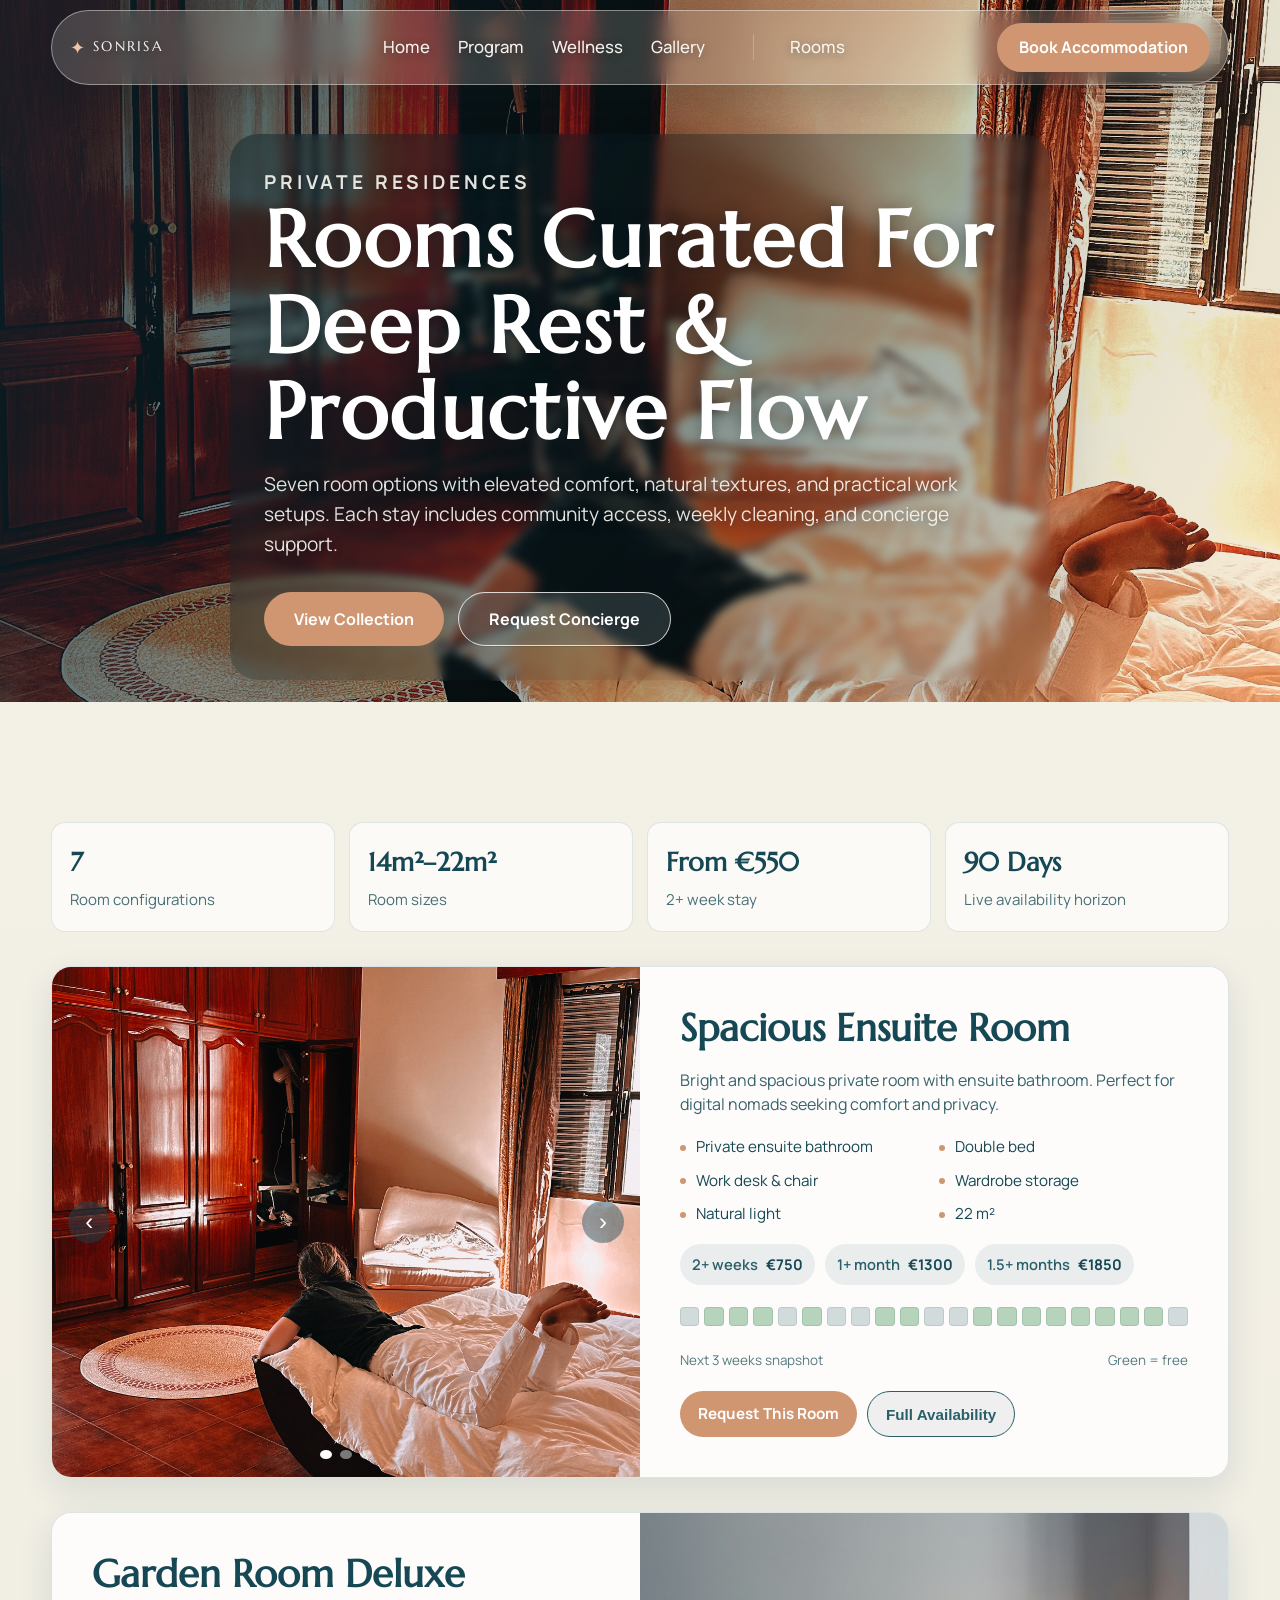
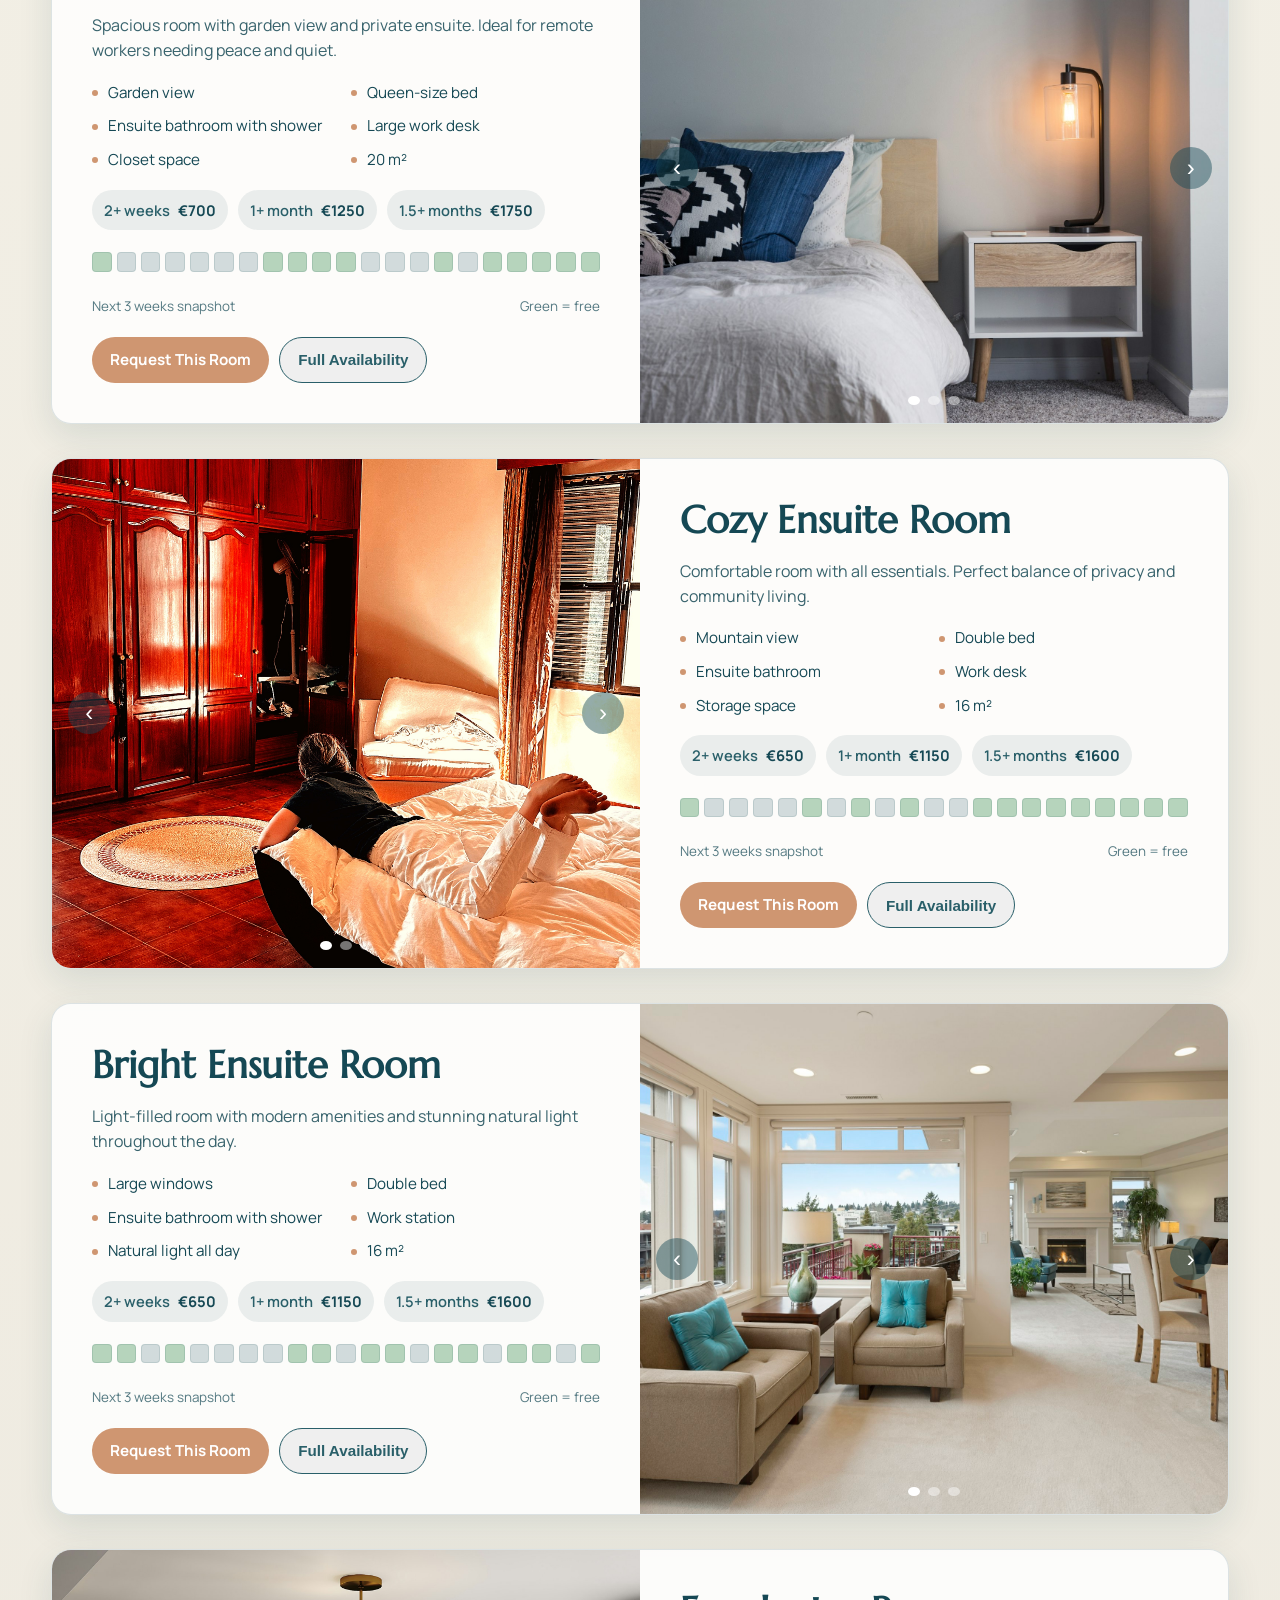
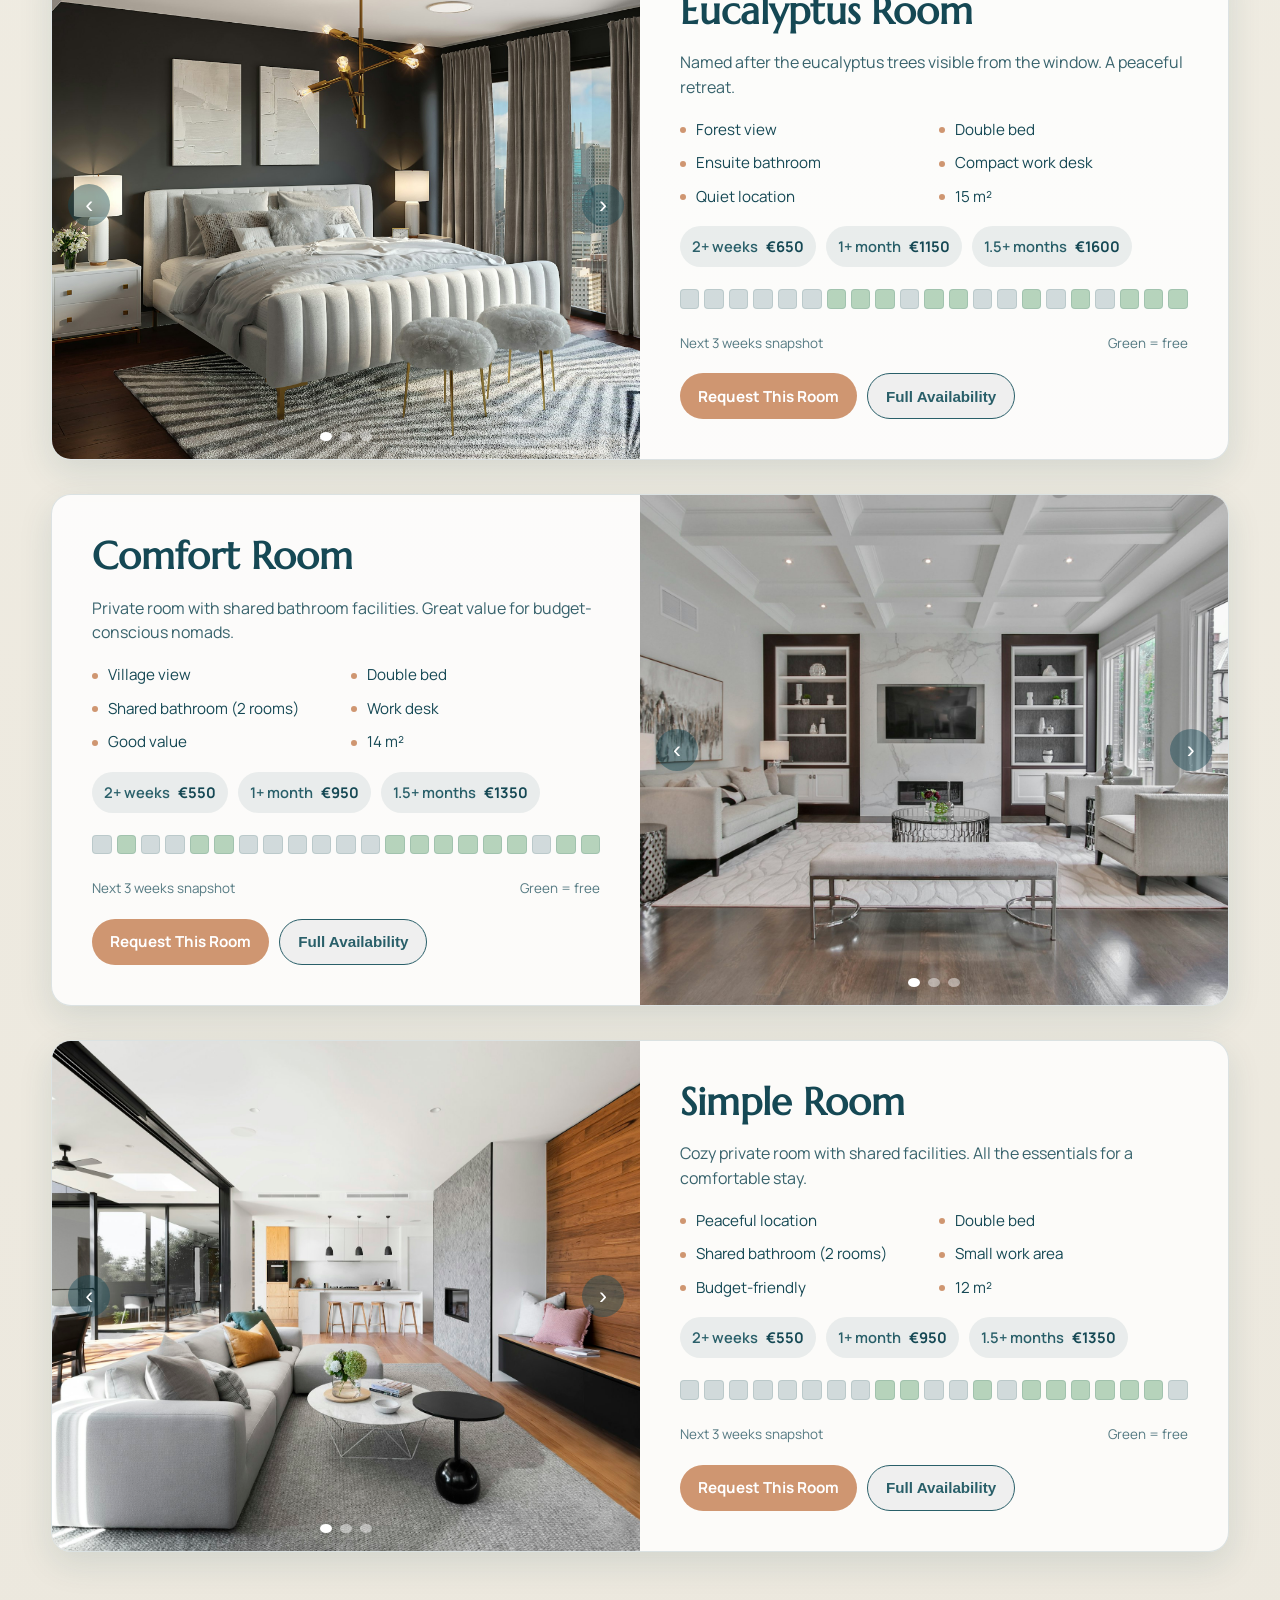
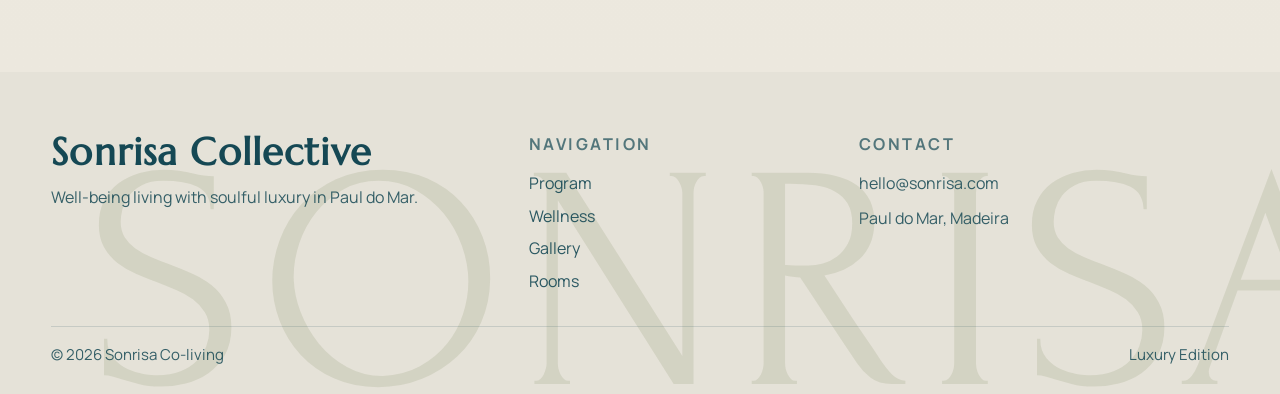
<file: rooms-luxury.html>
<!DOCTYPE html>
<html lang="en">
<head>
    <meta charset="UTF-8">
    <meta name="viewport" content="width=device-width, initial-scale=1.0">
    <title>Sonrisa Luxury Rooms</title>
    <meta name="description" content="Luxury room collection for Sonrisa co-living Madeira.">
    <link rel="preconnect" href="https://fonts.googleapis.com">
    <link rel="preconnect" href="https://fonts.gstatic.com" crossorigin>
    <link href="https://fonts.googleapis.com/css2?family=Forum&family=Manrope:wght@300;400;500;600;700&family=Marcellus&display=swap" rel="stylesheet">
    <link rel="stylesheet" href="css/luxury.css?v=20260304d">
</head>
<body class="luxe-site rooms-page">
    <header class="luxe-nav" id="lux-nav">
        <div class="lux-shell nav-inner">
            <a href="index-luxury.html#home" class="brand-mark" aria-label="Sonrisa home">
                <span class="brand-icon">✦</span>
                <span class="brand-text">SONRISA</span>
            </a>

            <button class="menu-toggle" id="lux-menu-toggle" aria-label="Toggle menu" aria-expanded="false">
                <span></span>
                <span></span>
            </button>

            <nav class="pill-menu" id="lux-mobile-menu">
                <a href="index-luxury.html#home">Home</a>
                <a href="index-luxury.html#program">Program</a>
                <a href="index-luxury.html#wellness">Wellness</a>
                <a href="index-luxury.html#gallery">Gallery</a>
                <a href="rooms-luxury.html" class="menu-room-link">Rooms</a>
            </nav>

            <a href="index-luxury.html#booking" class="cta-pill">Book Accommodation</a>
        </div>
    </header>

    <main>
        <section class="rooms-hero">
            <img src="images/sonrisa-private-room-luxury.jpg" alt="Sonrisa rooms" class="rooms-hero-bg" loading="eager">
            <div class="rooms-hero-overlay"></div>
            <div class="lux-shell rooms-hero-content reveal">
                <p class="eyebrow">Private Residences</p>
                <h1>Rooms Curated For Deep Rest & Productive Flow</h1>
                <p>
                    Seven room options with elevated comfort, natural textures, and practical work setups.
                    Each stay includes community access, weekly cleaning, and concierge support.
                </p>
                <div class="rooms-hero-actions">
                    <a href="#rooms-list" class="btn-solid">View Collection</a>
                    <a href="mailto:hello@sonrisa.com" class="btn-outline-light">Request Concierge</a>
                </div>
            </div>
        </section>

        <section class="luxe-section section-paper" id="rooms-list">
            <div class="lux-shell">
                <div class="room-stat-row reveal">
                    <article>
                        <strong>7</strong>
                        <span>Room configurations</span>
                    </article>
                    <article>
                        <strong>14m²–22m²</strong>
                        <span>Room sizes</span>
                    </article>
                    <article>
                        <strong>From €550</strong>
                        <span>2+ week stay</span>
                    </article>
                    <article>
                        <strong>90 Days</strong>
                        <span>Live availability horizon</span>
                    </article>
                </div>

                <div class="rooms-luxe-grid" id="rooms-container"></div>
            </div>
        </section>
    </main>

    <footer class="luxe-footer">
        <div class="lux-shell footer-grid">
            <div>
                <h3>Sonrisa Collective</h3>
                <p>Well-being living with soulful luxury in Paul do Mar.</p>
            </div>
            <div>
                <h4>Navigation</h4>
                <a href="index-luxury.html#program">Program</a>
                <a href="index-luxury.html#wellness">Wellness</a>
                <a href="index-luxury.html#gallery">Gallery</a>
                <a href="#rooms-list">Rooms</a>
            </div>
            <div>
                <h4>Contact</h4>
                <p>hello@sonrisa.com</p>
                <p>Paul do Mar, Madeira</p>
            </div>
        </div>
        <div class="lux-shell footer-bottom">
            <p>© 2026 Sonrisa Co-living</p>
            <p>Luxury Edition</p>
        </div>
    </footer>

    <div id="calendar-modal" class="calendar-modal hidden">
        <div class="calendar-modal-card">
            <div class="calendar-modal-header">
                <h3 id="modal-room-name"></h3>
                <button type="button" onclick="closeCalendarModal()" aria-label="Close calendar">×</button>
            </div>
            <div id="modal-calendar-container"></div>
        </div>
    </div>

    <script src="js/rooms-data.js?v=20260304d"></script>
    <script src="js/calendar.js?v=20260304d"></script>
    <script src="js/luxury.js?v=20260304d"></script>
    <script src="js/rooms-luxury.js?v=20260304d"></script>
</body>
</html>
</file>
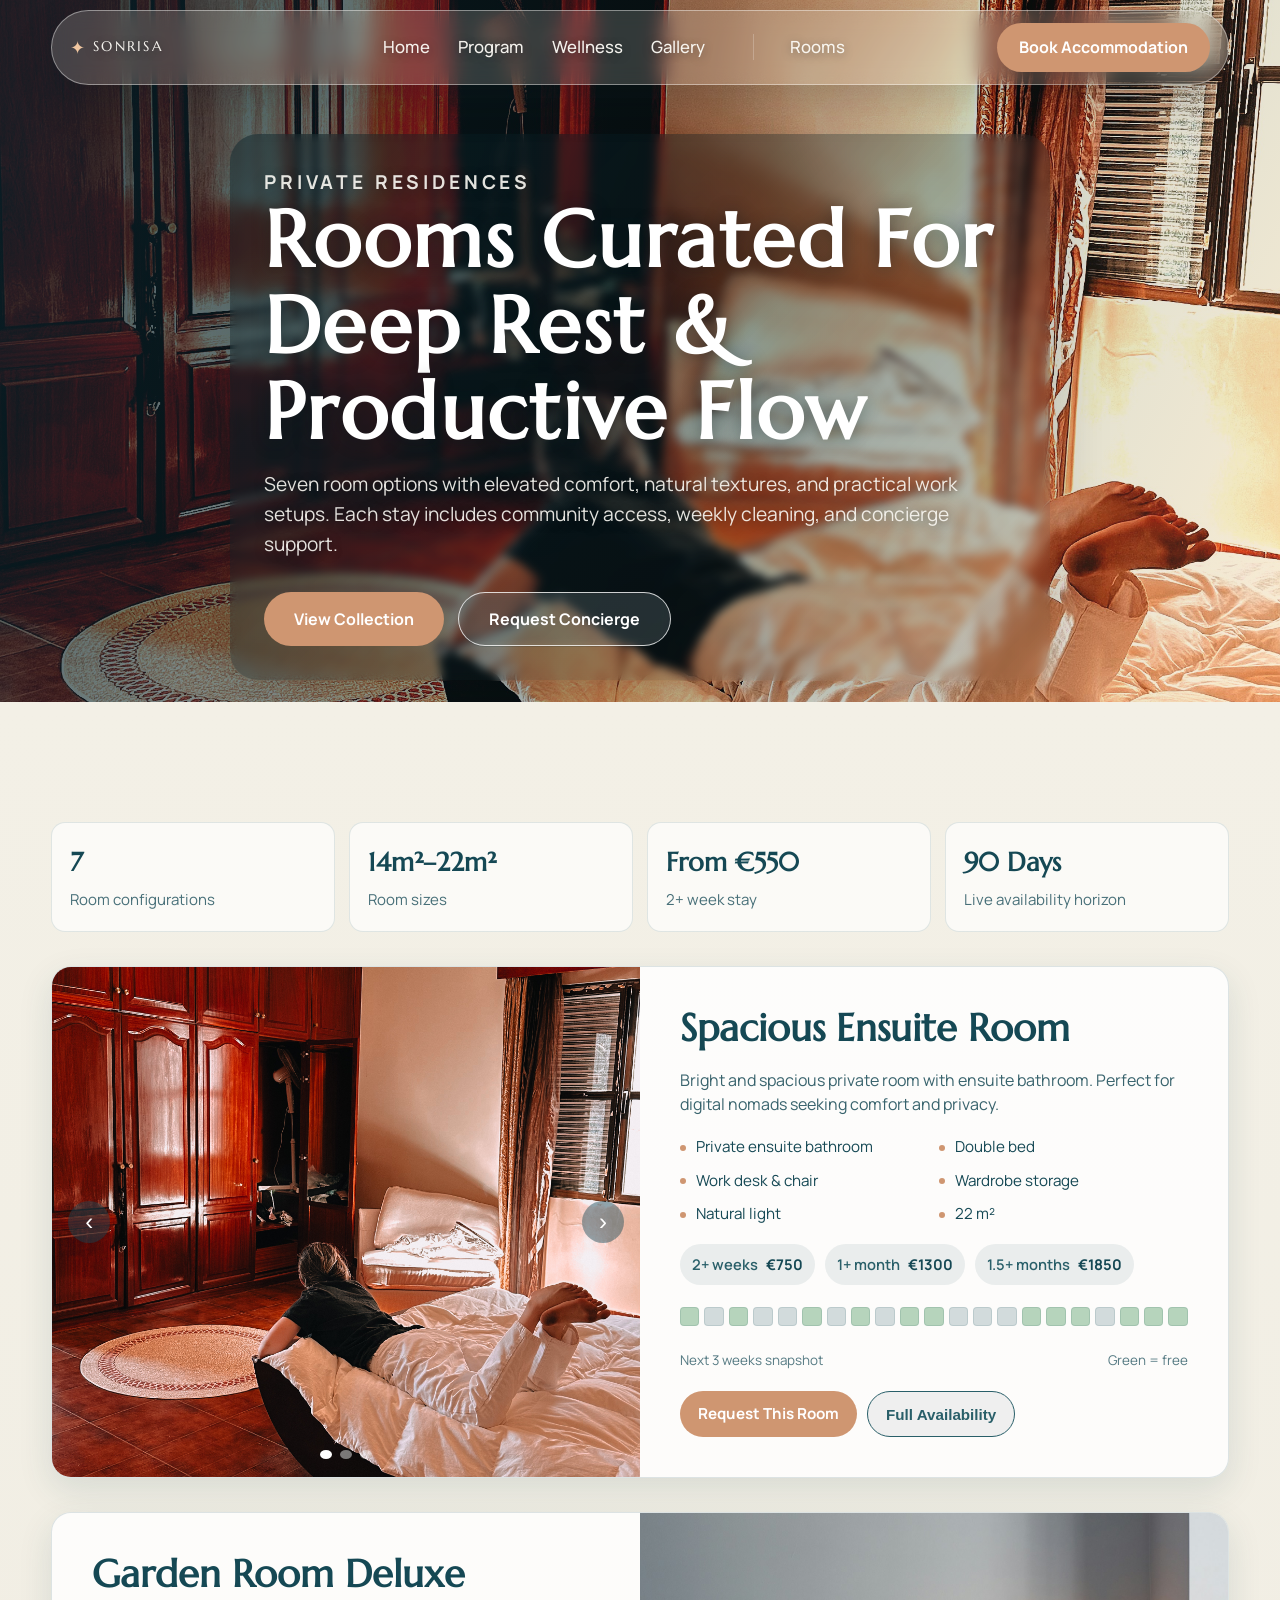
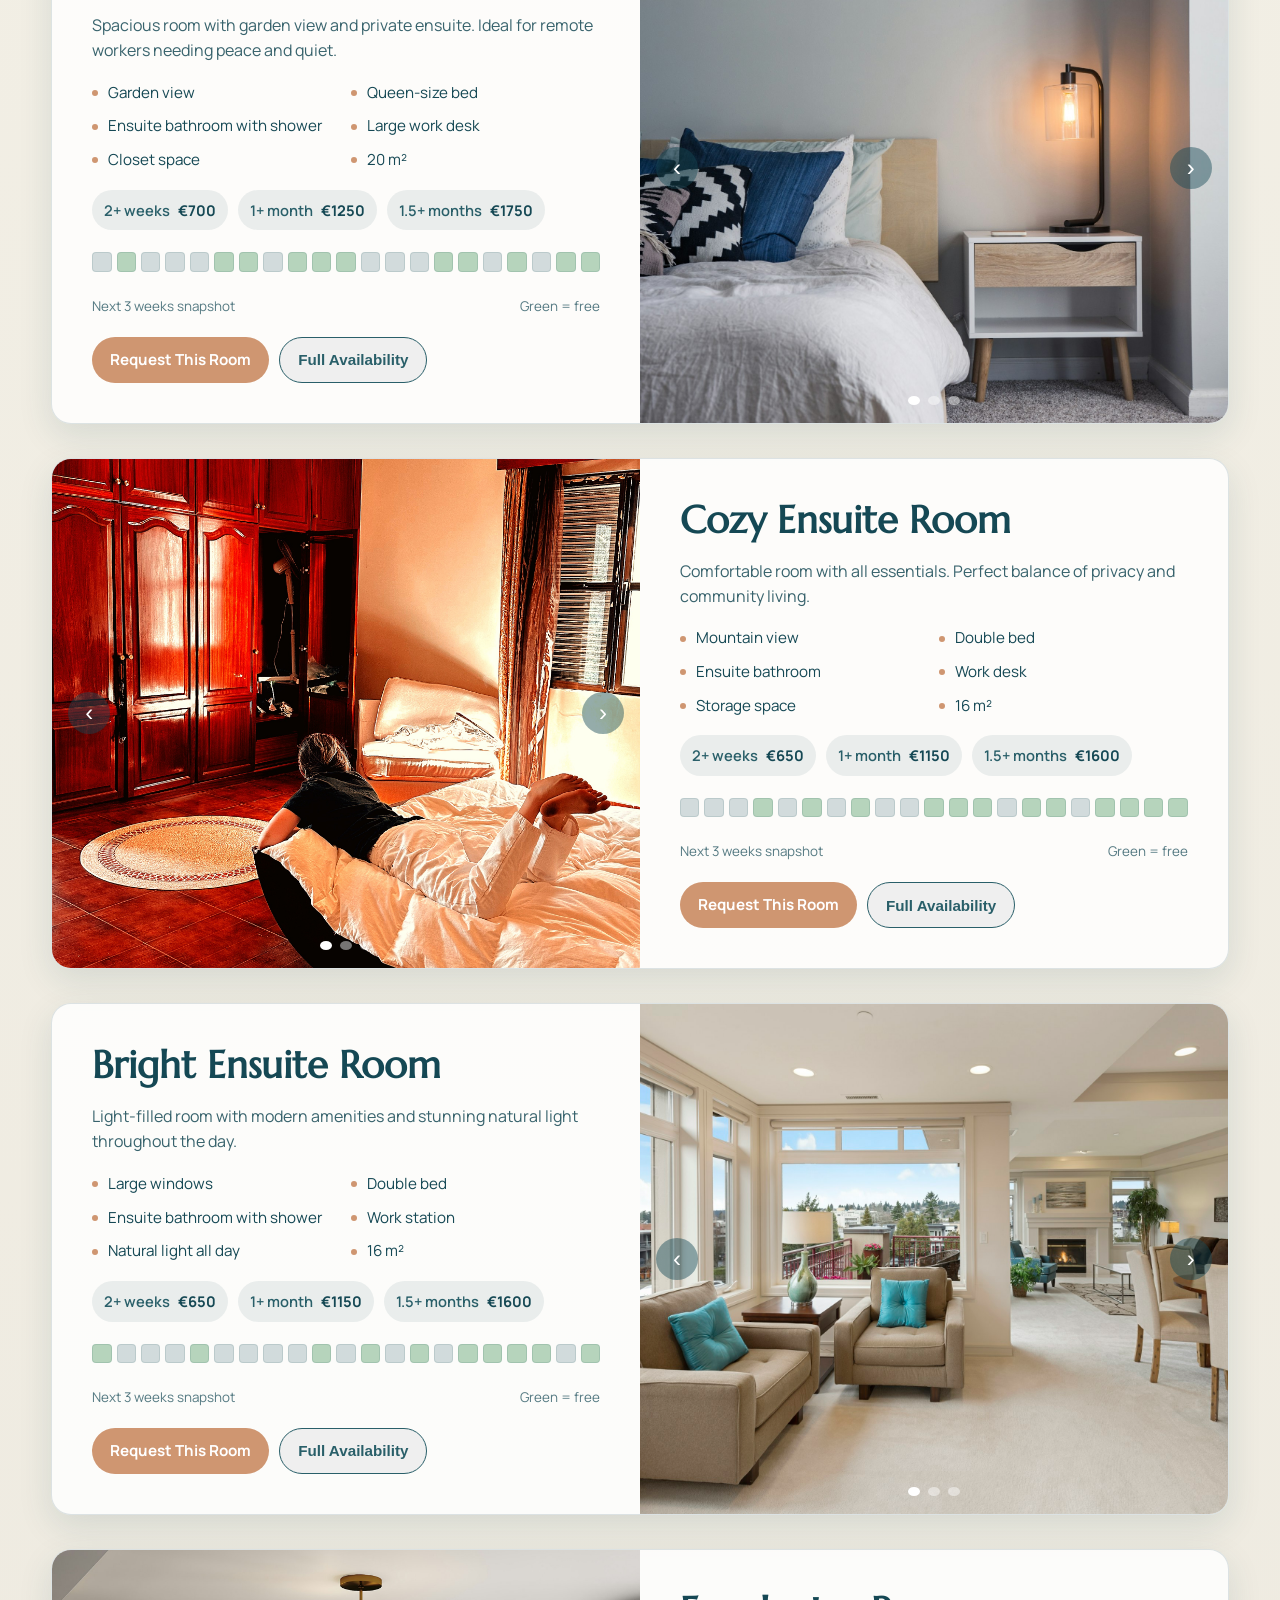
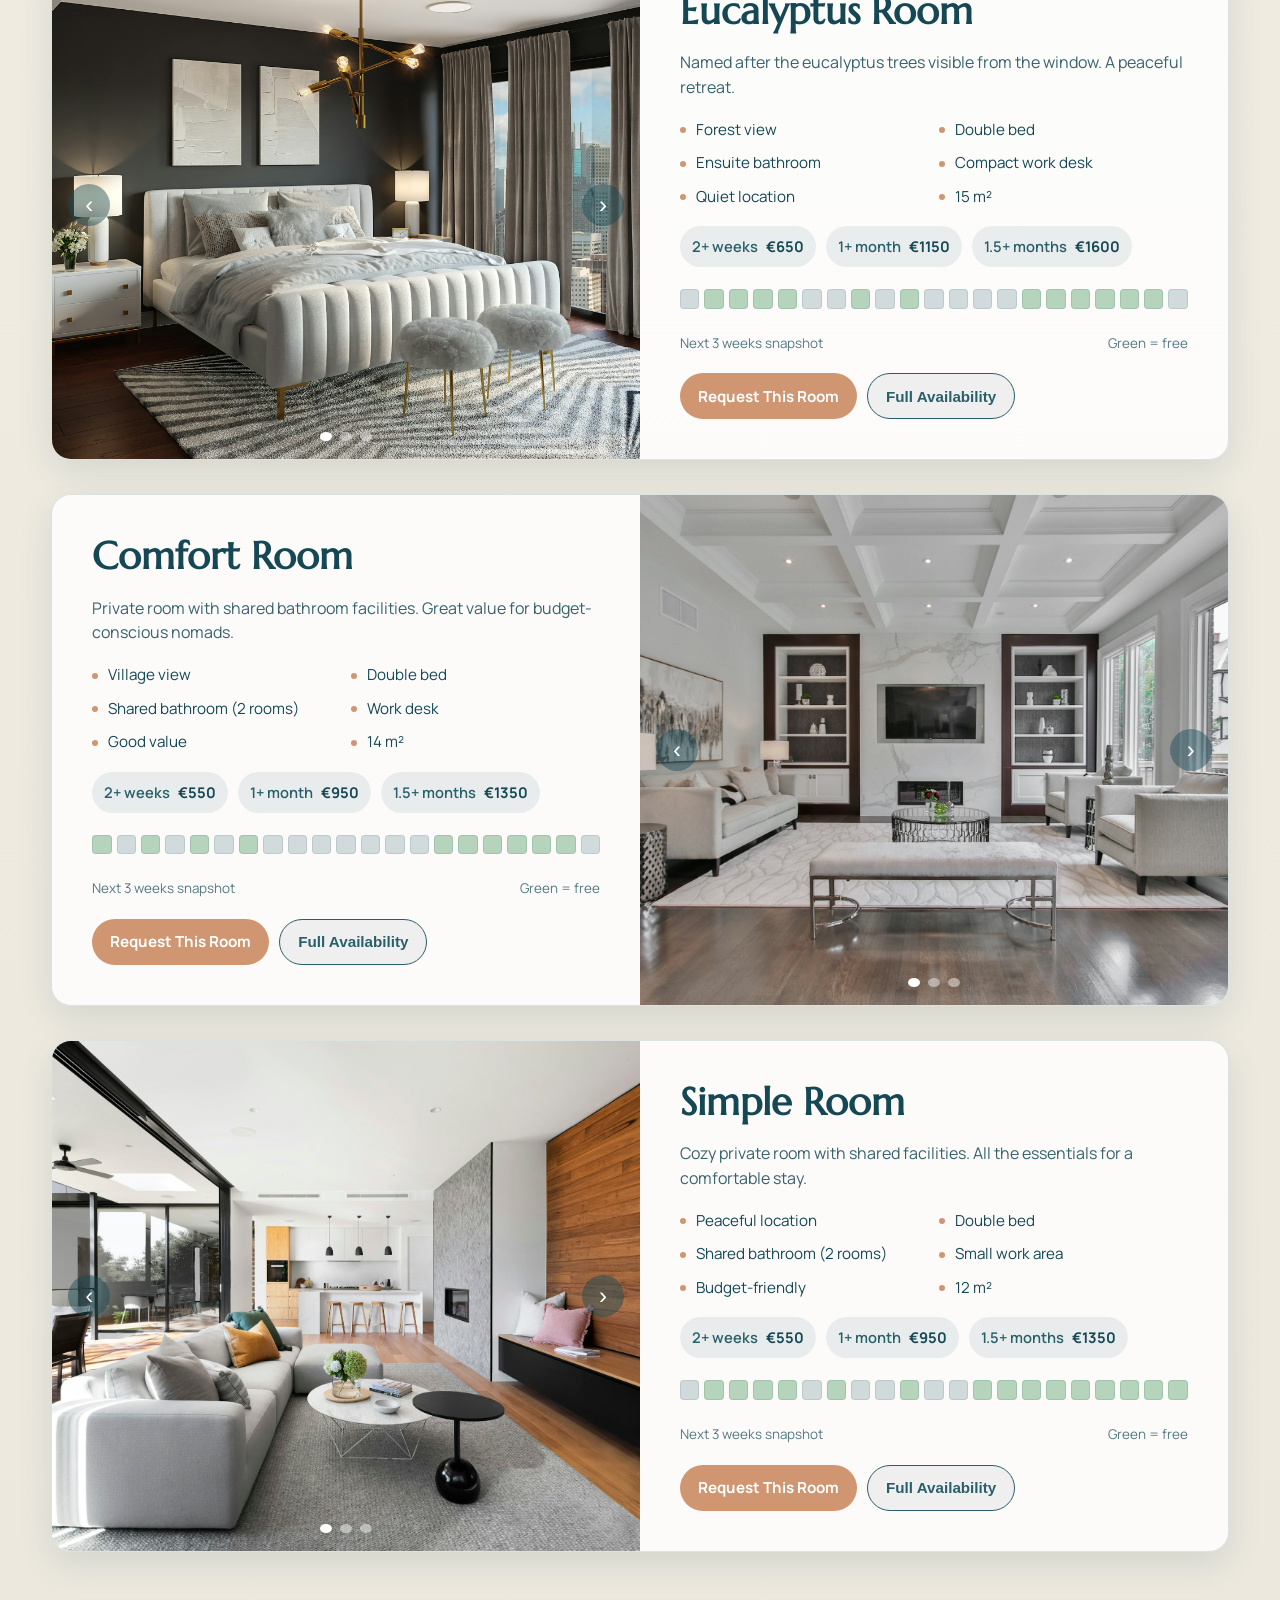
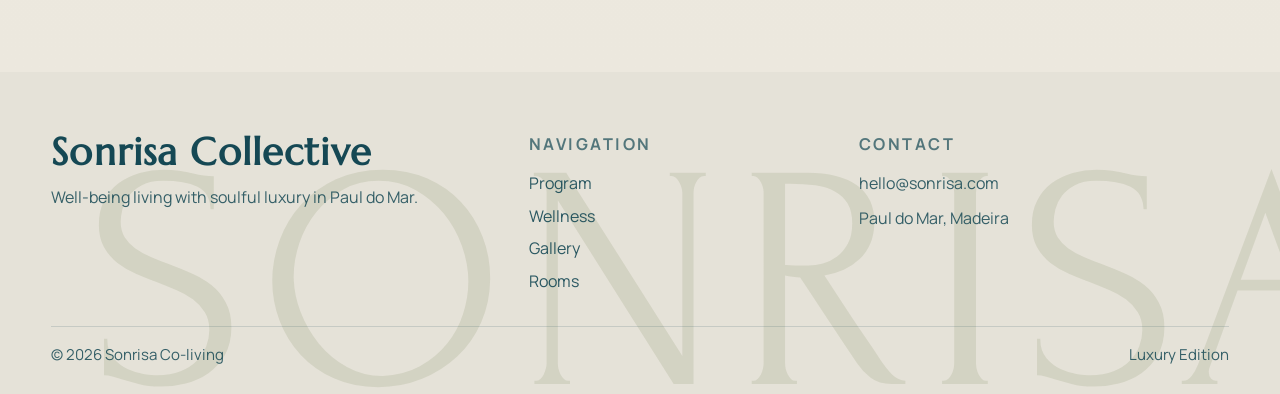
<file: rooms.html>
<!DOCTYPE html>
<html lang="en">
<head>
    <meta charset="UTF-8">
    <meta name="viewport" content="width=device-width, initial-scale=1.0">
    <title>Sonrisa Rooms Redirect</title>
    <meta http-equiv="refresh" content="0; url=./rooms-luxury.html?v=20260304d">
    <link rel="canonical" href="./rooms-luxury.html?v=20260304d">
    <script>
        window.location.replace('./rooms-luxury.html?v=20260304d');
    </script>
</head>
<body>
    <p>Redirecting to <a href="./rooms-luxury.html?v=20260304d">Sonrisa Luxury Rooms</a>...</p>
</body>
</html>
</file>
<file: css/luxury.css>
:root {
    --luxe-bg: #ece9e0;
    --luxe-paper: #f3eee2;
    --luxe-ink: #154854;
    --luxe-ink-soft: #295f69;
    --luxe-accent: #cf9671;
    --luxe-accent-deep: #a97548;
    --luxe-olive: #8d9471;
    --luxe-line: rgba(21, 72, 84, 0.2);
    --luxe-white: #ffffff;
    --luxe-shadow: 0 20px 60px rgba(21, 72, 84, 0.15);
    --luxe-shadow-soft: 0 12px 34px rgba(21, 72, 84, 0.12);
}

* {
    box-sizing: border-box;
}

html {
    scroll-behavior: smooth;
}

body {
    margin: 0;
    background: linear-gradient(180deg, #edf4f1 0%, #f3eee2 24%, #eef6f2 56%, #f1ebe0 100%);
    color: var(--luxe-ink);
    font-family: 'Manrope', sans-serif;
    line-height: 1.55;
}

img {
    max-width: 100%;
    display: block;
}

a {
    color: inherit;
    text-decoration: none;
}

.hidden {
    display: none;
}

.lux-shell {
    width: min(1280px, 92vw);
    margin-inline: auto;
}

.luxe-nav {
    position: fixed;
    top: 0;
    left: 0;
    right: 0;
    z-index: 50;
    transition: transform 0.22s ease, background-color 0.22s ease, box-shadow 0.22s ease;
}

.luxe-nav.nav-scrolled .nav-inner {
    background: rgba(244, 240, 230, 0.62);
    box-shadow: var(--luxe-shadow-soft);
}

.luxe-nav.nav-over-dark .nav-inner {
    background: rgba(244, 240, 230, 0.18);
    border-color: rgba(255, 255, 255, 0.42);
    box-shadow: 0 18px 42px rgba(6, 24, 28, 0.16);
}

.nav-inner {
    margin-top: 10px;
    padding: 12px 18px;
    border-radius: 999px;
    background: rgba(244, 240, 230, 0.42);
    border: 1px solid rgba(255, 255, 255, 0.4);
    backdrop-filter: blur(10px);
    display: flex;
    align-items: center;
    gap: 18px;
    transition: background 0.18s ease, border-color 0.18s ease, box-shadow 0.18s ease;
}

.nav-inner:hover {
    background: rgba(244, 240, 230, 0.78);
    border-color: rgba(255, 255, 255, 0.58);
    box-shadow: 0 20px 44px rgba(21, 72, 84, 0.16);
}

.luxe-nav.nav-over-dark .nav-inner:hover {
    background: rgba(244, 240, 230, 0.32);
    border-color: rgba(255, 255, 255, 0.56);
    box-shadow: 0 20px 48px rgba(6, 24, 28, 0.22);
}

.brand-mark {
    display: inline-flex;
    align-items: center;
    gap: 8px;
    min-width: 160px;
}

.brand-icon {
    color: var(--luxe-accent);
    font-size: 1.15rem;
    transition: color 0.16s ease, opacity 0.16s ease;
}

.brand-text {
    font-family: 'Marcellus', serif;
    letter-spacing: 0.16em;
    font-size: 0.88rem;
    transition: color 0.16s ease, opacity 0.16s ease;
}

.pill-menu {
    display: inline-flex;
    align-items: center;
    justify-content: center;
    gap: 28px;
    padding: 0 8px;
    border-radius: 0;
    margin-left: auto;
    margin-right: auto;
    background: transparent;
    border: 0;
    box-shadow: none;
}

.pill-menu a {
    font-size: 1.05rem;
    font-weight: 500;
    color: var(--luxe-ink);
    opacity: 0.92;
    transition: color 0.16s ease, opacity 0.16s ease;
}

.menu-room-link {
    margin-left: 20px;
    padding-left: 36px;
    border-left: 1px solid rgba(21, 72, 84, 0.18);
    transition: border-color 0.16s ease;
}

.pill-menu a:hover {
    color: var(--luxe-accent-deep);
    opacity: 1;
}

.luxe-nav.nav-over-dark .brand-icon {
    color: #f0c6a0;
}

.luxe-nav.nav-over-dark .brand-text,
.luxe-nav.nav-over-dark .pill-menu a {
    color: rgba(252, 250, 245, 0.96);
    opacity: 1;
    text-shadow: 0 2px 10px rgba(6, 24, 28, 0.34);
}

.luxe-nav.nav-over-dark .pill-menu a:hover {
    color: #ffffff;
}

.luxe-nav.nav-over-dark .menu-room-link {
    border-left-color: rgba(255, 255, 255, 0.22);
}

.cta-pill {
    display: inline-flex;
    align-items: center;
    justify-content: center;
    min-width: 155px;
    padding: 12px 22px;
    border-radius: 999px;
    background: var(--luxe-accent);
    color: #fff;
    font-weight: 700;
    transition: transform 0.18s ease, background 0.18s ease;
}

.luxe-nav.nav-over-dark .cta-pill {
    box-shadow: 0 14px 28px rgba(6, 24, 28, 0.18);
}

.cta-pill:hover {
    transform: translateY(-2px);
    background: var(--luxe-accent-deep);
}

.menu-toggle {
    display: none;
    width: 44px;
    height: 44px;
    border: 1px solid var(--luxe-line);
    background: rgba(255, 255, 255, 0.6);
    border-radius: 50%;
    align-items: center;
    justify-content: center;
    flex-direction: column;
    gap: 5px;
    cursor: pointer;
}

.menu-toggle span {
    width: 18px;
    height: 2px;
    background: var(--luxe-ink);
    border-radius: 2px;
}

.luxe-nav.nav-over-dark .menu-toggle {
    border-color: rgba(255, 255, 255, 0.24);
    background: rgba(255, 255, 255, 0.12);
}

.luxe-nav.nav-over-dark .menu-toggle span {
    background: #fff;
}

.luxe-hero {
    position: relative;
    min-height: 100vh;
    overflow: hidden;
    padding-top: 98px;
}

.hero-bg {
    position: absolute;
    inset: 0;
    width: 100%;
    height: 100%;
    object-fit: cover;
    object-position: center center;
}

.hero-wash {
    position: absolute;
    inset: 0;
    background: linear-gradient(112deg, rgba(10, 38, 44, 0.76) 4%, rgba(10, 38, 44, 0.44) 34%, rgba(18, 58, 66, 0.24) 58%, rgba(238, 173, 116, 0.18) 100%);
}

.hero-glow {
    position: absolute;
    width: 42vw;
    height: 42vw;
    right: -12vw;
    bottom: -18vw;
    border-radius: 50%;
    background: radial-gradient(circle, rgba(238, 173, 116, 0.5), rgba(238, 173, 116, 0));
    filter: blur(8px);
}

.hero-grid {
    position: relative;
    z-index: 2;
    min-height: calc(100vh - 98px);
    display: grid;
    grid-template-columns: minmax(0, 1.2fr) minmax(300px, 0.8fr);
    align-items: end;
    gap: clamp(24px, 5vw, 80px);
    padding-bottom: clamp(36px, 6vw, 88px);
}

.hero-copy {
    color: #f9f8f4;
    max-width: 760px;
    padding: clamp(20px, 3vw, 34px);
    border-radius: 26px;
    background: linear-gradient(135deg, rgba(10, 38, 44, 0.42), rgba(10, 38, 44, 0.1));
    backdrop-filter: blur(5px);
    box-shadow: 0 24px 60px rgba(6, 24, 28, 0.18);
}

.eyebrow,
.section-tag {
    font-size: 0.84rem;
    letter-spacing: 0.2em;
    text-transform: uppercase;
    font-weight: 700;
    color: var(--luxe-accent);
    margin-bottom: 12px;
}

.hero-copy h1,
.split-copy h2,
.section-title,
.booking-grid h2,
.rooms-hero-content h1,
.luxe-footer h3 {
    font-family: 'Marcellus', serif;
    line-height: 1.08;
    margin: 0;
    letter-spacing: 0.03em;
}

.hero-copy h1 {
    font-family: 'Forum', serif;
    font-size: clamp(3rem, 8vw, 7.2rem);
    margin-bottom: 24px;
    text-shadow: 0 2px 18px rgba(6, 24, 28, 0.4);
}

.hero-lead {
    font-size: clamp(1.08rem, 1.8vw, 1.35rem);
    max-width: 680px;
    color: rgba(249, 248, 244, 0.92);
    margin: 0;
    text-shadow: 0 2px 12px rgba(6, 24, 28, 0.34);
}

.hero-actions,
.booking-actions,
.rooms-hero-actions,
.center-actions {
    display: flex;
    flex-wrap: wrap;
    gap: 14px;
    margin-top: 32px;
}

.btn-solid,
.btn-outline,
.btn-outline-light {
    display: inline-flex;
    align-items: center;
    justify-content: center;
    min-height: 54px;
    padding: 14px 30px;
    border-radius: 999px;
    font-weight: 700;
    transition: transform 0.18s ease, color 0.18s ease, background 0.18s ease, border-color 0.18s ease;
}

.btn-solid {
    background: var(--luxe-accent);
    color: #fff;
}

.btn-solid:hover {
    transform: translateY(-2px);
    background: var(--luxe-accent-deep);
}

.btn-outline {
    border: 1.5px solid var(--luxe-ink-soft);
    color: var(--luxe-ink-soft);
}

.btn-outline:hover {
    background: var(--luxe-ink-soft);
    color: #fff;
}

.btn-outline-light {
    border: 1.5px solid rgba(255, 255, 255, 0.78);
    color: #fff;
    background: rgba(255, 255, 255, 0.12);
    backdrop-filter: blur(4px);
}

.btn-outline-light:hover {
    background: rgba(255, 255, 255, 0.94);
    color: var(--luxe-ink);
}

.hero-thumbs {
    display: grid;
    gap: 18px;
    width: min(360px, 100%);
    margin-left: auto;
    align-self: end;
}

.hero-thumbs figure {
    margin: 0;
    position: relative;
    border-radius: 20px;
    overflow: hidden;
    border: 1px solid rgba(255, 255, 255, 0.65);
    box-shadow: var(--luxe-shadow);
}

.hero-thumbs img {
    width: 100%;
    height: 180px;
    object-fit: cover;
}

.hero-thumbs figcaption {
    position: absolute;
    left: 0;
    right: 0;
    bottom: 0;
    padding: 12px 14px;
    color: #fff;
    background: linear-gradient(180deg, rgba(18, 40, 45, 0) 0%, rgba(18, 40, 45, 0.75) 100%);
    font-size: 0.95rem;
    font-weight: 600;
}

.luxe-section {
    padding: clamp(64px, 10vw, 120px) 0;
    position: relative;
    background: linear-gradient(90deg, rgba(127, 169, 155, 0.16) 0%, rgba(245, 245, 240, 0.74) 18%, rgba(127, 169, 155, 0.12) 100%);
}

.section-paper {
    background: var(--luxe-paper);
}

.section-script {
    font-family: 'Forum', serif;
    font-size: clamp(1.7rem, 2.5vw, 2.8rem);
    line-height: 1;
    letter-spacing: 0.02em;
    color: var(--luxe-accent);
    margin: 0 0 18px;
}

.line-icon {
    width: 100%;
    height: 100%;
    fill: none;
    stroke: currentColor;
    stroke-width: 1.5;
    stroke-linecap: round;
    stroke-linejoin: round;
}

.section-ornament {
    position: absolute;
    pointer-events: none;
    color: var(--luxe-accent);
    opacity: 0.24;
    z-index: 0;
}

.ornament-svg {
    width: 100%;
    height: 100%;
    overflow: visible;
}

.yoga-ornament {
    right: 5vw;
    top: 120px;
    width: 110px;
    height: 110px;
}

.stay-ornament {
    left: 50%;
    bottom: 32px;
    width: 92px;
    height: 92px;
    transform: translateX(-50%);
}

.ornament-balance {
    animation: float-balance 5.2s ease-in-out infinite;
}

.balance-beam {
    transform-origin: 50% 50%;
    animation: sway-beam 4.4s ease-in-out infinite;
}

.balance-left,
.balance-right {
    transform-origin: 50% 50%;
}

.balance-left {
    animation: balance-left 4.4s ease-in-out infinite;
}

.balance-right {
    animation: balance-right 4.4s ease-in-out infinite;
}

.ornament-orbit {
    animation: pulse-orbit 5.4s ease-in-out infinite;
}

.orbit-dot {
    transform-origin: 50px 50px;
    animation: orbit-spin 4.8s linear infinite;
}

.split-layout {
    display: grid;
    grid-template-columns: minmax(0, 0.95fr) minmax(0, 1.05fr);
    gap: clamp(28px, 5vw, 86px);
    align-items: center;
}

.split-reverse {
    grid-template-columns: minmax(0, 1.05fr) minmax(0, 0.95fr);
}

.split-reverse .split-media {
    order: 2;
}

.split-reverse .split-copy {
    order: 1;
}

.split-media {
    border-radius: 18px;
    overflow: hidden;
    box-shadow: var(--luxe-shadow);
    min-height: 560px;
}

.split-media img {
    width: 100%;
    height: 100%;
    min-height: 560px;
    object-fit: cover;
}

.split-copy {
    max-width: 620px;
    position: relative;
    z-index: 1;
}

.accommodation-split {
    display: grid;
    grid-template-columns: minmax(0, 0.95fr) minmax(0, 1.05fr);
    gap: clamp(28px, 5vw, 86px);
    align-items: center;
}

.accommodation-split .split-copy {
    order: 1;
}

.accommodation-split .split-media {
    order: 2;
    min-height: 560px;
    max-height: 620px;
    padding: 18px;
    display: flex;
    align-items: center;
    justify-content: center;
    background: linear-gradient(180deg, rgba(236, 229, 215, 0.94) 0%, rgba(246, 241, 232, 0.9) 100%);
}

.accommodation-split .split-media img {
    width: 100%;
    height: 100%;
    object-fit: contain;
    object-position: center center;
    min-height: 0;
    border-radius: 16px;
}

.accommodation-split .split-media,
.split-layout .split-media {
    position: relative;
    z-index: 1;
}

.section-cta {
    display: inline-flex;
    margin-top: 46px;
}

.split-copy h2,
.section-title,
.rooms-hero-content h1 {
    color: var(--luxe-ink);
    font-size: clamp(2.45rem, 4.6vw, 5.1rem);
    margin-bottom: 18px;
}

.split-copy p,
.section-subtitle,
.booking-grid p,
.rooms-hero-content p {
    font-size: clamp(1.05rem, 1.5vw, 1.35rem);
    color: rgba(21, 72, 84, 0.9);
    margin-top: 0;
    margin-bottom: 0;
}

.dot-list {
    margin: 22px 0 0;
    padding: 0;
    list-style: none;
    display: grid;
    gap: 10px;
}

.dot-list li {
    position: relative;
    padding-left: 22px;
    font-size: 1.06rem;
    color: rgba(21, 72, 84, 0.94);
}

.dot-list li::before {
    content: "";
    position: absolute;
    left: 0;
    top: 0.62em;
    width: 8px;
    height: 8px;
    border-radius: 999px;
    background: var(--luxe-accent);
}

.section-title {
    margin-top: 0;
    margin-bottom: 16px;
}

.section-subtitle {
    max-width: 830px;
    margin-top: 0;
    margin-bottom: 34px;
}

.accommodation-grid,
.activity-grid {
    display: grid;
    grid-template-columns: repeat(3, minmax(0, 1fr));
    gap: 20px;
}

.accommodation-grid-single {
    grid-template-columns: minmax(0, 1fr);
}

.accommodation-card {
    position: relative;
    border-radius: 20px;
    overflow: hidden;
    min-height: 540px;
    box-shadow: var(--luxe-shadow-soft);
}

.accommodation-card.tall {
    min-height: 620px;
}

.accommodation-card img,
.activity-card img {
    width: 100%;
    height: 100%;
    object-fit: cover;
    transition: transform 0.34s ease;
}

.accommodation-card:hover img,
.activity-card:hover img {
    transform: scale(1.06);
}

.activity-card {
    position: relative;
    border-radius: 20px;
    overflow: hidden;
    min-height: 560px;
    box-shadow: var(--luxe-shadow-soft);
}

.card-overlay {
    position: absolute;
    left: 0;
    right: 0;
    bottom: 0;
    padding: 18px 20px;
    color: #fff;
    font-weight: 700;
    font-size: 1.12rem;
    background: linear-gradient(180deg, rgba(21, 72, 84, 0) 0%, rgba(21, 72, 84, 0.74) 100%);
}

.section-gallery {
    background: linear-gradient(90deg, rgba(127, 169, 155, 0.18) 0%, rgba(245, 245, 240, 0.76) 18%, rgba(127, 169, 155, 0.14) 100%);
}

.testimonials-section {
    background: linear-gradient(180deg, rgba(245, 245, 240, 0.98) 0%, rgba(236, 233, 224, 0.96) 100%);
}

.testimonials-heading {
    text-align: center;
    margin-bottom: 30px;
}

.testimonials-title {
    margin: 0;
    font-family: 'Marcellus', serif;
    font-size: clamp(1.9rem, 3.2vw, 3.2rem);
    color: var(--luxe-accent-deep);
    letter-spacing: 0.02em;
}

.testimonials-grid {
    display: grid;
    grid-template-columns: repeat(2, minmax(0, 1fr));
    gap: 22px;
    max-width: 1040px;
    margin: 0 auto;
}

.testimonial-card {
    padding: 24px 28px 22px;
    border-radius: 24px;
    background: rgba(255, 255, 255, 0.7);
    border: 1px solid rgba(21, 72, 84, 0.06);
    box-shadow: var(--luxe-shadow-soft);
}

.testimonial-stars {
    margin-bottom: 18px;
    color: var(--luxe-accent);
    letter-spacing: 0.14em;
    font-size: 1.2rem;
}

.testimonial-card blockquote {
    margin: 0 0 20px;
    font-size: clamp(1rem, 1.3vw, 1.3rem);
    line-height: 1.42;
    font-style: italic;
    color: rgba(45, 61, 86, 0.92);
}

.testimonial-author {
    margin: 0;
    font-family: 'Marcellus', serif;
    font-size: 1.45rem;
    color: var(--luxe-accent-deep);
}

.testimonial-author::before {
    content: "— ";
}

.intro-section {
    background:
        radial-gradient(circle at 14% 18%, rgba(127, 169, 155, 0.18), transparent 28%),
        radial-gradient(circle at 84% 82%, rgba(207, 150, 113, 0.14), transparent 26%),
        linear-gradient(90deg, rgba(127, 169, 155, 0.12) 0%, rgba(245, 245, 240, 0.92) 20%, rgba(127, 169, 155, 0.1) 100%);
}

.intro-heading,
.story-heading,
.booking-return-head {
    text-align: center;
}

.intro-title,
.story-title,
.booking-return-title {
    font-family: 'Marcellus', serif;
    color: var(--luxe-accent-deep);
    font-size: clamp(2.5rem, 5vw, 5.35rem);
    line-height: 1.08;
    letter-spacing: 0.02em;
    margin: 0;
}

.booking-return-title {
    font-size: clamp(1.55rem, 2.55vw, 2.65rem);
}

.intro-card-grid {
    display: grid;
    grid-template-columns: repeat(3, minmax(0, 1fr));
    gap: 24px;
    margin-top: 56px;
}

.intro-card {
    padding: 42px 34px 36px;
    border-radius: 28px;
    background: rgba(255, 255, 255, 0.46);
    backdrop-filter: blur(7px);
    border: 1px solid rgba(21, 72, 84, 0.08);
    box-shadow: var(--luxe-shadow-soft);
    text-align: center;
}

.intro-card-icon {
    width: 72px;
    height: 72px;
    margin: 0 auto 26px;
    color: var(--luxe-accent-deep);
    opacity: 0.92;
}

.intro-card h3,
.story-founder h3,
.booking-results-head h3,
.booking-highlight h3,
.booking-room-card h4 {
    font-family: 'Marcellus', serif;
    color: var(--luxe-accent-deep);
    margin: 0 0 14px;
    letter-spacing: 0.01em;
}

.intro-card h3 {
    font-size: 2rem;
}

.intro-card p {
    margin: 0;
    font-size: 1.05rem;
    color: rgba(21, 72, 84, 0.86);
}

.story-section {
    background:
        linear-gradient(90deg, rgba(127, 169, 155, 0.12) 0%, rgba(245, 245, 240, 0.88) 18%, rgba(245, 245, 240, 0.92) 78%, rgba(127, 169, 155, 0.14) 100%);
}

.story-grid {
    display: grid;
    grid-template-columns: minmax(0, 0.95fr) minmax(0, 1.05fr);
    gap: clamp(28px, 5vw, 76px);
    align-items: center;
    margin-top: 52px;
}

.story-copy {
    max-width: 700px;
}

.story-copy p {
    margin: 0 0 30px;
    font-size: clamp(1.06rem, 1.55vw, 1.32rem);
    color: rgba(21, 72, 84, 0.88);
}

.story-quote {
    margin: 0 0 34px;
    font-size: clamp(1.4rem, 2.4vw, 2.35rem);
    line-height: 1.25;
    font-style: italic;
    color: var(--luxe-accent);
}

.story-founder {
    display: flex;
    align-items: center;
    gap: 18px;
}

.story-founder-icon {
    width: 84px;
    height: 84px;
    flex: 0 0 auto;
    padding: 18px;
    border-radius: 50%;
    background: rgba(127, 169, 155, 0.28);
    color: var(--luxe-accent-deep);
}

.story-founder p {
    margin: 0;
    font-size: 1.02rem;
}

.story-media {
    position: relative;
    border-radius: 28px;
    overflow: hidden;
    min-height: 620px;
    box-shadow: var(--luxe-shadow);
}

.story-media img {
    width: 100%;
    height: 100%;
    min-height: 620px;
    object-fit: cover;
}

.story-year-badge {
    position: absolute;
    left: -22px;
    bottom: 26px;
    min-width: 150px;
    padding: 26px 24px 22px;
    border-radius: 24px;
    background: linear-gradient(180deg, #62a8a3 0%, #4a9694 100%);
    color: #fff;
    box-shadow: 0 22px 45px rgba(33, 104, 111, 0.24);
}

.story-year-badge span {
    display: block;
    font-family: 'Marcellus', serif;
    font-size: 2.2rem;
    line-height: 1;
    margin-bottom: 8px;
}

.story-year-badge small {
    font-size: 1rem;
    letter-spacing: 0.06em;
    text-transform: uppercase;
}

.gallery-ribbon {
    display: grid;
    grid-template-columns: repeat(5, minmax(160px, 1fr));
    align-items: end;
    gap: 14px;
    overflow-x: auto;
    padding-bottom: 8px;
}

.gallery-ribbon img {
    width: 100%;
    object-fit: cover;
    border-radius: 12px;
    min-height: 320px;
    box-shadow: var(--luxe-shadow-soft);
}

.gallery-ribbon img:nth-child(2),
.gallery-ribbon img:nth-child(4) {
    min-height: 260px;
}

.gallery-ribbon img:nth-child(3),
.gallery-ribbon img:nth-child(5) {
    min-height: 360px;
}

.booking-band {
    background: linear-gradient(130deg, #7fa99b 0%, #4a9b9f 62%, #d8997a 100%);
    color: #f9f8f4;
}

.booking-grid {
    display: grid;
    grid-template-columns: minmax(0, 1.1fr) minmax(0, 0.9fr);
    gap: 30px;
    align-items: center;
}

.booking-grid h2 {
    font-size: clamp(2.2rem, 4.5vw, 4.5rem);
    margin-bottom: 14px;
}

.booking-grid .section-tag {
    color: #f4d4b5;
}

.booking-grid p {
    color: rgba(250, 249, 246, 0.9);
}

.booking-grid .btn-outline {
    border-color: rgba(255, 255, 255, 0.72);
    color: #fff;
}

.booking-grid .btn-outline:hover {
    background: #fff;
    color: var(--luxe-ink);
}

.booking-return {
    background:
        radial-gradient(circle at 12% 12%, rgba(127, 169, 155, 0.12), transparent 24%),
        linear-gradient(180deg, rgba(245, 245, 240, 0.96) 0%, rgba(238, 244, 240, 0.76) 100%);
}

.booking-return-copy {
    max-width: 760px;
    margin: 16px auto 0;
    font-size: clamp(0.96rem, 1.15vw, 1.08rem);
    color: rgba(21, 72, 84, 0.88);
}

.booking-return-card {
    margin: 30px auto 0;
    max-width: 1120px;
    padding: clamp(20px, 2.6vw, 28px);
    border-radius: 24px;
    background: rgba(255, 255, 255, 0.5);
    border: 1px solid rgba(21, 72, 84, 0.08);
    box-shadow: var(--luxe-shadow);
}

.booking-top-row {
    display: grid;
    grid-template-columns: minmax(0, 1.4fr) minmax(300px, 0.8fr);
    gap: 18px;
    align-items: start;
}

.booking-label {
    display: block;
    font-size: 1.2rem;
    font-weight: 700;
    color: var(--luxe-accent-deep);
    margin-bottom: 12px;
}

.booking-label span {
    display: inline-block;
    margin-left: 10px;
    font-size: 0.82rem;
    font-weight: 500;
    color: rgba(21, 72, 84, 0.6);
}

.booking-picker-static {
    min-height: 62px;
    border-radius: 18px;
    border: 2px solid rgba(74, 155, 159, 0.8);
    background: rgba(255, 255, 255, 0.88);
    display: flex;
    align-items: center;
    justify-content: space-between;
    gap: 16px;
    padding: 0 16px 0 20px;
    font-size: clamp(1rem, 1.45vw, 1.28rem);
    color: rgba(21, 72, 84, 0.9);
    box-shadow: inset 0 0 0 4px rgba(74, 155, 159, 0.14);
}

.booking-picker-static svg,
.booking-calendar-header svg {
    width: 24px;
    height: 24px;
    fill: none;
    stroke: currentColor;
    stroke-width: 1.8;
    stroke-linecap: round;
    stroke-linejoin: round;
}

.booking-helper {
    margin: 12px 0 0;
    font-size: 0.9rem;
    color: rgba(21, 72, 84, 0.68);
}

.booking-highlight {
    padding: 18px 18px 16px;
    border-radius: 18px;
    background: linear-gradient(145deg, rgba(127, 169, 155, 0.18), rgba(255, 255, 255, 0.64));
    border: 1px solid rgba(21, 72, 84, 0.08);
}

.booking-highlight-tag {
    margin: 0 0 12px;
    text-transform: uppercase;
    letter-spacing: 0.18em;
    font-size: 0.7rem;
    font-weight: 700;
    color: var(--luxe-accent);
}

.booking-highlight h3 {
    font-size: 1.55rem;
}

.booking-highlight p {
    margin: 0;
    font-size: 0.96rem;
    color: rgba(21, 72, 84, 0.8);
}

.booking-return-grid {
    display: grid;
    grid-template-columns: minmax(320px, 0.95fr) minmax(0, 1.05fr);
    gap: 20px;
    margin-top: 22px;
    align-items: start;
}

.booking-calendar-card,
.booking-results-block {
    background: rgba(255, 255, 255, 0.88);
    border-radius: 22px;
    border: 1px solid rgba(21, 72, 84, 0.08);
    box-shadow: var(--luxe-shadow-soft);
}

.booking-calendar-card {
    padding: 18px;
}

.booking-calendar-header {
    display: flex;
    align-items: center;
    justify-content: space-between;
    margin-bottom: 14px;
    font-family: 'Marcellus', serif;
    color: var(--luxe-accent-deep);
    font-size: 1.5rem;
}

.booking-calendar-arrow {
    width: 34px;
    height: 34px;
    border-radius: 50%;
    display: inline-flex;
    align-items: center;
    justify-content: center;
    border: 1px solid rgba(21, 72, 84, 0.1);
    color: var(--luxe-ink);
    background: rgba(255, 255, 255, 0.78);
}

.booking-calendar-weekdays,
.booking-calendar-days {
    display: grid;
    grid-template-columns: repeat(7, minmax(0, 1fr));
    gap: 8px;
}

.booking-calendar-weekdays {
    margin-bottom: 10px;
}

.booking-calendar-weekdays div {
    text-align: center;
    font-size: 0.8rem;
    font-weight: 700;
    color: rgba(21, 72, 84, 0.7);
}

.booking-calendar-days span {
    min-height: 38px;
    border-radius: 10px;
    display: flex;
    align-items: center;
    justify-content: center;
    font-weight: 700;
    font-size: 0.92rem;
    color: rgba(21, 72, 84, 0.9);
    background: rgba(127, 169, 155, 0.18);
}

.booking-calendar-days .is-muted {
    background: rgba(21, 72, 84, 0.06);
    color: rgba(21, 72, 84, 0.38);
}

.booking-calendar-days .is-range {
    background: rgba(127, 169, 155, 0.32);
    color: var(--luxe-accent-deep);
}

.booking-calendar-days .is-selected {
    background: #4a9b9f;
    color: #fff;
}

.booking-note {
    margin: 14px 0 0;
    padding-top: 14px;
    border-top: 1px solid rgba(21, 72, 84, 0.08);
    font-size: 0.84rem;
    color: rgba(21, 72, 84, 0.68);
}

.booking-results-block {
    padding: 18px;
}

.booking-results-head {
    display: flex;
    align-items: center;
    justify-content: space-between;
    gap: 14px;
    margin-bottom: 14px;
}

.booking-results-head h3 {
    font-size: 1.45rem;
    margin-bottom: 0;
}

.booking-inline-link {
    font-size: 0.88rem;
    font-weight: 700;
    color: var(--luxe-ink-soft);
}

.booking-results-list {
    display: grid;
    gap: 14px;
}

.booking-room-card {
    padding: 14px 16px 13px;
    border-radius: 18px;
    background: linear-gradient(180deg, rgba(243, 238, 226, 0.76) 0%, rgba(255, 255, 255, 0.9) 100%);
    border: 1px solid rgba(21, 72, 84, 0.08);
    display: flex;
    align-items: start;
    justify-content: space-between;
    gap: 18px;
}

.booking-room-card h4 {
    font-size: 1.15rem;
}

.booking-room-card p {
    margin: 0;
    font-size: 0.92rem;
    color: rgba(21, 72, 84, 0.76);
}

.booking-room-meta {
    text-align: right;
    white-space: nowrap;
}

.booking-room-meta strong {
    display: block;
    font-size: 1.05rem;
    color: var(--luxe-ink);
}

.booking-room-meta span {
    font-size: 0.82rem;
    color: rgba(21, 72, 84, 0.66);
}

.booking-contact-row {
    margin-top: 18px;
    padding-top: 16px;
    border-top: 1px solid rgba(21, 72, 84, 0.08);
    display: flex;
    align-items: center;
    justify-content: space-between;
    gap: 20px;
}

.booking-contact-row p {
    margin: 0;
    font-size: 0.9rem;
    color: rgba(21, 72, 84, 0.76);
}

.booking-contact-row a {
    color: var(--luxe-ink-soft);
    font-weight: 700;
}

.booking-action-row {
    display: flex;
    flex-wrap: wrap;
    gap: 12px;
}

.booking-action-row .btn-solid {
    color: #fff;
    background: var(--luxe-accent);
}

.booking-action-row .btn-solid:hover {
    color: #fff;
    background: var(--luxe-accent-deep);
}

.booking-action-row .btn-outline {
    color: var(--luxe-ink-soft);
}

.luxe-footer {
    background: #e5e2d8;
    padding: 60px 0 28px;
    position: relative;
    overflow: hidden;
}

.luxe-footer::after {
    content: "SONRISA";
    position: absolute;
    right: -8vw;
    bottom: -24px;
    font-family: 'Forum', serif;
    font-size: clamp(8rem, 26vw, 20rem);
    color: rgba(141, 148, 113, 0.2);
    letter-spacing: 0.05em;
    pointer-events: none;
    line-height: 0.82;
}

.footer-grid {
    display: grid;
    grid-template-columns: 1.2fr 0.8fr 1fr;
    gap: 34px;
    position: relative;
    z-index: 1;
}

.luxe-footer h3 {
    font-size: clamp(1.9rem, 3vw, 2.8rem);
    margin-bottom: 12px;
}

.luxe-footer h4 {
    margin-top: 0;
    margin-bottom: 14px;
    font-size: 1.02rem;
    text-transform: uppercase;
    letter-spacing: 0.15em;
    color: rgba(21, 72, 84, 0.7);
}

.luxe-footer p {
    margin-top: 0;
    margin-bottom: 10px;
    color: rgba(21, 72, 84, 0.85);
}

.footer-grid a {
    display: block;
    margin-bottom: 8px;
    color: rgba(21, 72, 84, 0.9);
}

.footer-grid a:hover {
    color: var(--luxe-accent-deep);
}

.footer-form {
    display: flex;
    border-radius: 10px;
    overflow: hidden;
    border: 1px solid rgba(21, 72, 84, 0.15);
}

.footer-form input,
.footer-form button {
    border: 0;
    font-family: inherit;
    font-size: 1rem;
    min-height: 48px;
}

.footer-form input {
    flex: 1;
    padding: 0 14px;
    background: rgba(255, 255, 255, 0.75);
    color: var(--luxe-ink);
}

.footer-form button {
    padding: 0 18px;
    color: #fff;
    background: var(--luxe-ink-soft);
    font-weight: 600;
    cursor: pointer;
}

.footer-bottom {
    margin-top: 24px;
    padding-top: 16px;
    border-top: 1px solid rgba(21, 72, 84, 0.15);
    display: flex;
    justify-content: space-between;
    gap: 16px;
    position: relative;
    z-index: 1;
}

.footer-bottom p {
    margin: 0;
    font-size: 0.94rem;
}

.rooms-page .section-paper {
    background: linear-gradient(180deg, #f3f0e6 0%, #ece8de 100%);
}

.rooms-hero {
    position: relative;
    min-height: 78vh;
    padding-top: 112px;
    display: flex;
    align-items: center;
    overflow: hidden;
}

.rooms-hero-bg {
    position: absolute;
    inset: 0;
    width: 100%;
    height: 100%;
    object-fit: cover;
    object-position: center center;
}

.rooms-hero-overlay {
    position: absolute;
    inset: 0;
    background: linear-gradient(115deg, rgba(9, 34, 43, 0.82) 6%, rgba(9, 34, 43, 0.46) 38%, rgba(12, 44, 55, 0.18) 62%, rgba(238, 173, 116, 0.22) 100%);
}

.rooms-hero-content {
    position: relative;
    z-index: 2;
    color: #f7f5ee;
    max-width: 820px;
    padding-bottom: 56px;
    padding: clamp(22px, 3.2vw, 34px);
    border-radius: 28px;
    background: linear-gradient(135deg, rgba(8, 31, 38, 0.48), rgba(8, 31, 38, 0.14));
    backdrop-filter: blur(5px);
    box-shadow: 0 24px 60px rgba(6, 24, 28, 0.22);
}

.rooms-hero-content h1 {
    font-size: clamp(2.5rem, 6.2vw, 5.7rem);
    color: #fff;
    margin-bottom: 16px;
    text-shadow: 0 2px 18px rgba(6, 24, 28, 0.46);
}

.rooms-hero-content p {
    color: rgba(249, 248, 243, 0.9);
    max-width: 700px;
    text-shadow: 0 2px 12px rgba(6, 24, 28, 0.38);
}

.room-stat-row {
    display: grid;
    grid-template-columns: repeat(4, minmax(0, 1fr));
    gap: 14px;
    margin-bottom: 34px;
}

.room-stat-row article {
    padding: 20px 18px;
    border-radius: 14px;
    background: rgba(255, 255, 255, 0.66);
    border: 1px solid rgba(21, 72, 84, 0.12);
}

.room-stat-row strong {
    display: block;
    font-family: 'Marcellus', serif;
    font-size: 1.6rem;
    margin-bottom: 4px;
}

.room-stat-row span {
    font-size: 0.94rem;
    color: rgba(21, 72, 84, 0.78);
}

.rooms-luxe-grid {
    display: grid;
    gap: 34px;
}

.room-luxe-card {
    display: grid;
    grid-template-columns: minmax(0, 1fr) minmax(0, 1fr);
    border-radius: 20px;
    overflow: hidden;
    border: 1px solid rgba(21, 72, 84, 0.14);
    background: rgba(255, 255, 255, 0.82);
    box-shadow: var(--luxe-shadow-soft);
}

.room-gallery {
    position: relative;
    min-height: 460px;
    background: #e8e4d8;
}

.room-gallery .gallery-slide {
    position: absolute;
    inset: 0;
    width: 100%;
    height: 100%;
    object-fit: cover;
    opacity: 0;
    transition: opacity 0.24s ease;
}

.room-gallery .gallery-slide.is-active {
    opacity: 1;
}

.gallery-control {
    position: absolute;
    top: 50%;
    transform: translateY(-50%);
    width: 42px;
    height: 42px;
    border-radius: 50%;
    border: 0;
    color: #fff;
    background: rgba(21, 72, 84, 0.45);
    cursor: pointer;
    font-size: 1.5rem;
    line-height: 1;
    display: flex;
    align-items: center;
    justify-content: center;
}

.gallery-control:hover {
    background: rgba(21, 72, 84, 0.66);
}

.gallery-control.prev {
    left: 16px;
}

.gallery-control.next {
    right: 16px;
}

.gallery-dots {
    position: absolute;
    left: 50%;
    bottom: 18px;
    transform: translateX(-50%);
    display: flex;
    gap: 8px;
}

.gallery-dot {
    width: 9px;
    height: 9px;
    border-radius: 50%;
    border: 0;
    cursor: pointer;
    background: rgba(255, 255, 255, 0.45);
}

.gallery-dot.is-active {
    background: #fff;
}

.room-body {
    padding: clamp(24px, 3.2vw, 40px);
    display: grid;
    align-content: start;
    gap: 18px;
}

.room-body h2 {
    margin: 0;
    font-family: 'Marcellus', serif;
    font-size: clamp(2rem, 3vw, 2.8rem);
    color: var(--luxe-ink);
    line-height: 1.1;
}

.room-body p {
    margin: 0;
    color: rgba(21, 72, 84, 0.85);
}

.feature-grid {
    margin: 0;
    padding: 0;
    list-style: none;
    display: grid;
    grid-template-columns: repeat(2, minmax(0, 1fr));
    gap: 10px;
}

.feature-grid li {
    position: relative;
    padding-left: 16px;
    font-size: 0.95rem;
}

.feature-grid li::before {
    content: "";
    position: absolute;
    left: 0;
    top: 0.62em;
    width: 6px;
    height: 6px;
    border-radius: 50%;
    background: var(--luxe-accent);
}

.pricing-pills {
    display: flex;
    flex-wrap: wrap;
    gap: 10px;
}

.pricing-pills span {
    display: inline-flex;
    align-items: center;
    gap: 8px;
    padding: 9px 12px;
    border-radius: 999px;
    background: rgba(21, 72, 84, 0.08);
    color: var(--luxe-ink-soft);
    font-size: 0.92rem;
    font-weight: 600;
}

.pricing-pills strong {
    color: var(--luxe-ink);
    font-weight: 700;
}

.availability-strip {
    display: grid;
    grid-template-columns: repeat(21, minmax(0, 1fr));
    gap: 5px;
    margin-top: 4px;
}

.availability-strip div {
    width: 100%;
    aspect-ratio: 1;
    border-radius: 4px;
    border: 1px solid rgba(21, 72, 84, 0.12);
}

.availability-strip div.available {
    background: rgba(112, 171, 126, 0.5);
}

.availability-strip div.booked {
    background: rgba(21, 72, 84, 0.18);
}

.availability-caption {
    display: flex;
    justify-content: space-between;
    font-size: 0.84rem;
    color: rgba(21, 72, 84, 0.72);
    margin-top: 6px;
}

.room-actions {
    display: flex;
    flex-wrap: wrap;
    gap: 10px;
    margin-top: 2px;
}

.room-actions .btn-solid,
.room-actions .btn-outline {
    min-height: 46px;
    padding: 10px 18px;
    font-size: 0.95rem;
}

.calendar-modal {
    position: fixed;
    inset: 0;
    z-index: 99;
    background: rgba(6, 22, 26, 0.56);
    display: grid;
    place-items: center;
    padding: 24px;
}

.calendar-modal.hidden {
    display: none;
}

.calendar-modal-card {
    width: min(900px, 100%);
    max-height: calc(100vh - 48px);
    overflow: auto;
    border-radius: 22px;
    background: #f8f4ea;
    border: 1px solid rgba(21, 72, 84, 0.16);
    box-shadow: var(--luxe-shadow);
    padding: 28px;
}

.calendar-modal-header {
    display: flex;
    align-items: center;
    justify-content: space-between;
    gap: 12px;
    margin-bottom: 22px;
}

.calendar-modal-header h3 {
    margin: 0;
    font-size: 1.55rem;
    font-family: 'Marcellus', serif;
}

.calendar-modal-header button {
    width: 36px;
    height: 36px;
    border-radius: 50%;
    border: 1px solid var(--luxe-line);
    background: rgba(255, 255, 255, 0.9);
    color: var(--luxe-ink);
    cursor: pointer;
    font-size: 1.5rem;
    line-height: 1;
}

.room-calendar {
    background: rgba(255, 255, 255, 0.92);
    border-radius: 14px;
    border: 1px solid rgba(21, 72, 84, 0.16);
    padding: 18px;
}

.calendar-header {
    display: flex;
    align-items: center;
    justify-content: space-between;
    gap: 16px;
    margin-bottom: 18px;
}

.calendar-header h4 {
    color: var(--luxe-ink);
    font-family: 'Marcellus', serif;
    font-size: 1.4rem;
    margin: 0;
}

.calendar-month-button {
    width: 42px;
    height: 42px;
    display: inline-flex;
    align-items: center;
    justify-content: center;
    border-radius: 50%;
    border: 1px solid rgba(21, 72, 84, 0.16);
    background: rgba(255, 255, 255, 0.88);
    color: var(--luxe-ink);
    cursor: pointer;
}

.calendar-legend {
    display: flex;
    flex-wrap: wrap;
    gap: 18px;
    justify-content: center;
    margin-bottom: 18px;
    padding: 12px 16px;
    border-radius: 14px;
    background: rgba(141, 148, 113, 0.14);
}

.calendar-legend-item {
    display: inline-flex;
    align-items: center;
    gap: 10px;
    font-size: 0.95rem;
}

.calendar-legend-swatch {
    width: 28px;
    height: 28px;
    border-radius: 50%;
    display: inline-flex;
    align-items: center;
    justify-content: center;
    font-weight: 700;
}

.calendar-legend-available {
    background: #70ab7e;
    color: #fff;
}

.calendar-legend-booked {
    background: rgba(21, 72, 84, 0.08);
    border: 1px solid rgba(21, 72, 84, 0.16);
    color: rgba(21, 72, 84, 0.7);
}

.calendar-days-header,
.calendar-days {
    display: grid;
    grid-template-columns: repeat(7, minmax(0, 1fr));
    gap: 8px;
}

.calendar-days-header {
    margin-bottom: 8px;
}

.calendar-day-label {
    text-align: center;
    font-size: 0.85rem;
    font-weight: 700;
    color: rgba(21, 72, 84, 0.66);
    padding: 6px 0;
}

.calendar-day {
    min-height: 78px;
    border-radius: 14px;
    border: 1px solid rgba(21, 72, 84, 0.12);
    display: flex;
    flex-direction: column;
    justify-content: space-between;
    padding: 10px 10px 8px;
}

.calendar-day-empty {
    border-color: transparent;
    background: transparent;
}

.calendar-day-date {
    font-size: 0.95rem;
    font-weight: 700;
}

.calendar-day-status {
    font-size: 1rem;
    font-weight: 700;
    align-self: flex-end;
}

.calendar-day.available {
    background: #70ab7e;
    color: #fff;
}

.calendar-day.booked,
.calendar-day.past {
    background: rgba(21, 72, 84, 0.08);
    color: rgba(21, 72, 84, 0.55);
}

@keyframes float-balance {
    0%, 100% {
        transform: translateY(0px);
    }
    50% {
        transform: translateY(-10px);
    }
}

@keyframes sway-beam {
    0%, 100% {
        transform: rotate(4deg);
    }
    50% {
        transform: rotate(-5deg);
    }
}

@keyframes balance-left {
    0%, 100% {
        transform: translateY(2px);
    }
    50% {
        transform: translateY(7px);
    }
}

@keyframes balance-right {
    0%, 100% {
        transform: translateY(-2px);
    }
    50% {
        transform: translateY(-7px);
    }
}

@keyframes pulse-orbit {
    0%, 100% {
        transform: translateX(-50%) scale(1);
        opacity: 0.22;
    }
    50% {
        transform: translateX(-50%) scale(1.08);
        opacity: 0.34;
    }
}

@keyframes orbit-spin {
    from {
        transform: rotate(0deg);
    }
    to {
        transform: rotate(360deg);
    }
}

.reveal {
    opacity: 0;
    transform: translateY(16px);
    transition: opacity 0.42s ease, transform 0.42s ease;
}

.reveal.is-visible {
    opacity: 1;
    transform: translateY(0);
}

@media (max-width: 1190px) {
    .pill-menu {
        gap: 20px;
        padding-inline: 24px;
    }

    .hero-grid {
        grid-template-columns: 1fr;
        align-items: center;
    }

    .hero-thumbs {
        width: min(700px, 100%);
        grid-template-columns: repeat(3, minmax(0, 1fr));
    }

    .hero-thumbs img {
        height: 145px;
    }

    .split-layout,
    .split-reverse,
    .booking-grid,
    .story-grid,
    .booking-top-row,
    .booking-return-grid {
        grid-template-columns: 1fr;
    }

    .accommodation-split {
        grid-template-columns: 1fr;
    }

    .intro-card-grid {
        grid-template-columns: 1fr;
    }

    .testimonials-grid {
        grid-template-columns: 1fr;
    }

    .split-reverse .split-media,
    .split-reverse .split-copy {
        order: initial;
    }

    .split-media,
    .split-media img {
        min-height: 430px;
    }

    .accommodation-grid,
    .activity-grid {
        grid-template-columns: 1fr;
    }

    .accommodation-card,
    .accommodation-card.tall,
    .activity-card {
        min-height: 420px;
    }

    .footer-grid {
        grid-template-columns: 1fr 1fr;
    }

    .room-luxe-card {
        grid-template-columns: 1fr;
    }

    .room-gallery {
        min-height: 360px;
    }

    .story-media,
    .story-media img {
        min-height: 460px;
    }

    .story-year-badge {
        left: 18px;
        bottom: 18px;
    }

    .booking-contact-row {
        flex-direction: column;
        align-items: flex-start;
    }
}

@media (max-width: 900px) {
    .menu-toggle {
        display: inline-flex;
        margin-left: auto;
    }

    .pill-menu {
        position: absolute;
        top: calc(100% + 10px);
        left: 0;
        right: 0;
        margin: 0;
        border-radius: 20px;
        padding: 14px;
        display: none;
        flex-direction: column;
        gap: 12px;
        background: rgba(244, 240, 230, 0.95);
        border: 1px solid rgba(21, 72, 84, 0.12);
    }

    .pill-menu.is-open {
        display: flex;
    }

    .menu-room-link {
        margin-left: 0;
        padding-left: 0;
        border-left: 0;
    }

    .cta-pill {
        display: none;
    }

    .brand-mark {
        min-width: auto;
    }

    .nav-inner {
        gap: 10px;
        padding: 12px 14px;
    }

    .hero-copy h1 {
        font-size: clamp(2.7rem, 13vw, 4.7rem);
    }

    .room-stat-row {
        grid-template-columns: repeat(2, minmax(0, 1fr));
    }

    .feature-grid {
        grid-template-columns: 1fr;
    }

    .calendar-modal-card {
        padding: 20px;
    }

    .calendar-days-header,
    .calendar-days {
        gap: 6px;
    }

    .calendar-day {
        min-height: 64px;
        padding: 8px;
    }

    .booking-return-card {
        padding: 24px;
    }

    .booking-picker-static {
        min-height: 66px;
        font-size: 1.08rem;
        padding: 0 18px;
    }

    .booking-room-card {
        flex-direction: column;
    }

    .booking-room-meta {
        text-align: left;
    }
}

@media (max-width: 680px) {
    .hero-thumbs {
        grid-template-columns: 1fr;
    }

    .hero-thumbs img {
        height: 180px;
    }

    .gallery-ribbon {
        grid-template-columns: repeat(5, minmax(180px, 1fr));
    }

    .footer-grid {
        grid-template-columns: 1fr;
    }

    .footer-bottom {
        flex-direction: column;
        align-items: flex-start;
    }

    .room-stat-row {
        grid-template-columns: 1fr;
    }

    .availability-strip {
        grid-template-columns: repeat(14, minmax(0, 1fr));
    }

    .calendar-modal {
        padding: 12px;
    }

    .calendar-day {
        min-height: 54px;
        border-radius: 10px;
    }

    .calendar-day-date {
        font-size: 0.82rem;
    }

    .calendar-day-status {
        font-size: 0.92rem;
    }

    .intro-card,
    .testimonial-card,
    .booking-calendar-card,
    .booking-results-block {
        padding: 20px;
    }

    .intro-title,
    .story-title,
    .booking-return-title {
        font-size: clamp(2.2rem, 12vw, 3.8rem);
    }

    .story-founder {
        align-items: flex-start;
    }

    .story-founder-icon {
        width: 70px;
        height: 70px;
        padding: 14px;
    }

    .booking-calendar-weekdays,
    .booking-calendar-days {
        gap: 6px;
    }

    .booking-calendar-days span {
        min-height: 40px;
        border-radius: 10px;
        font-size: 0.92rem;
    }

    .booking-action-row {
        width: 100%;
    }

    .booking-action-row .btn-solid,
    .booking-action-row .btn-outline {
        width: 100%;
    }
}
</file>
